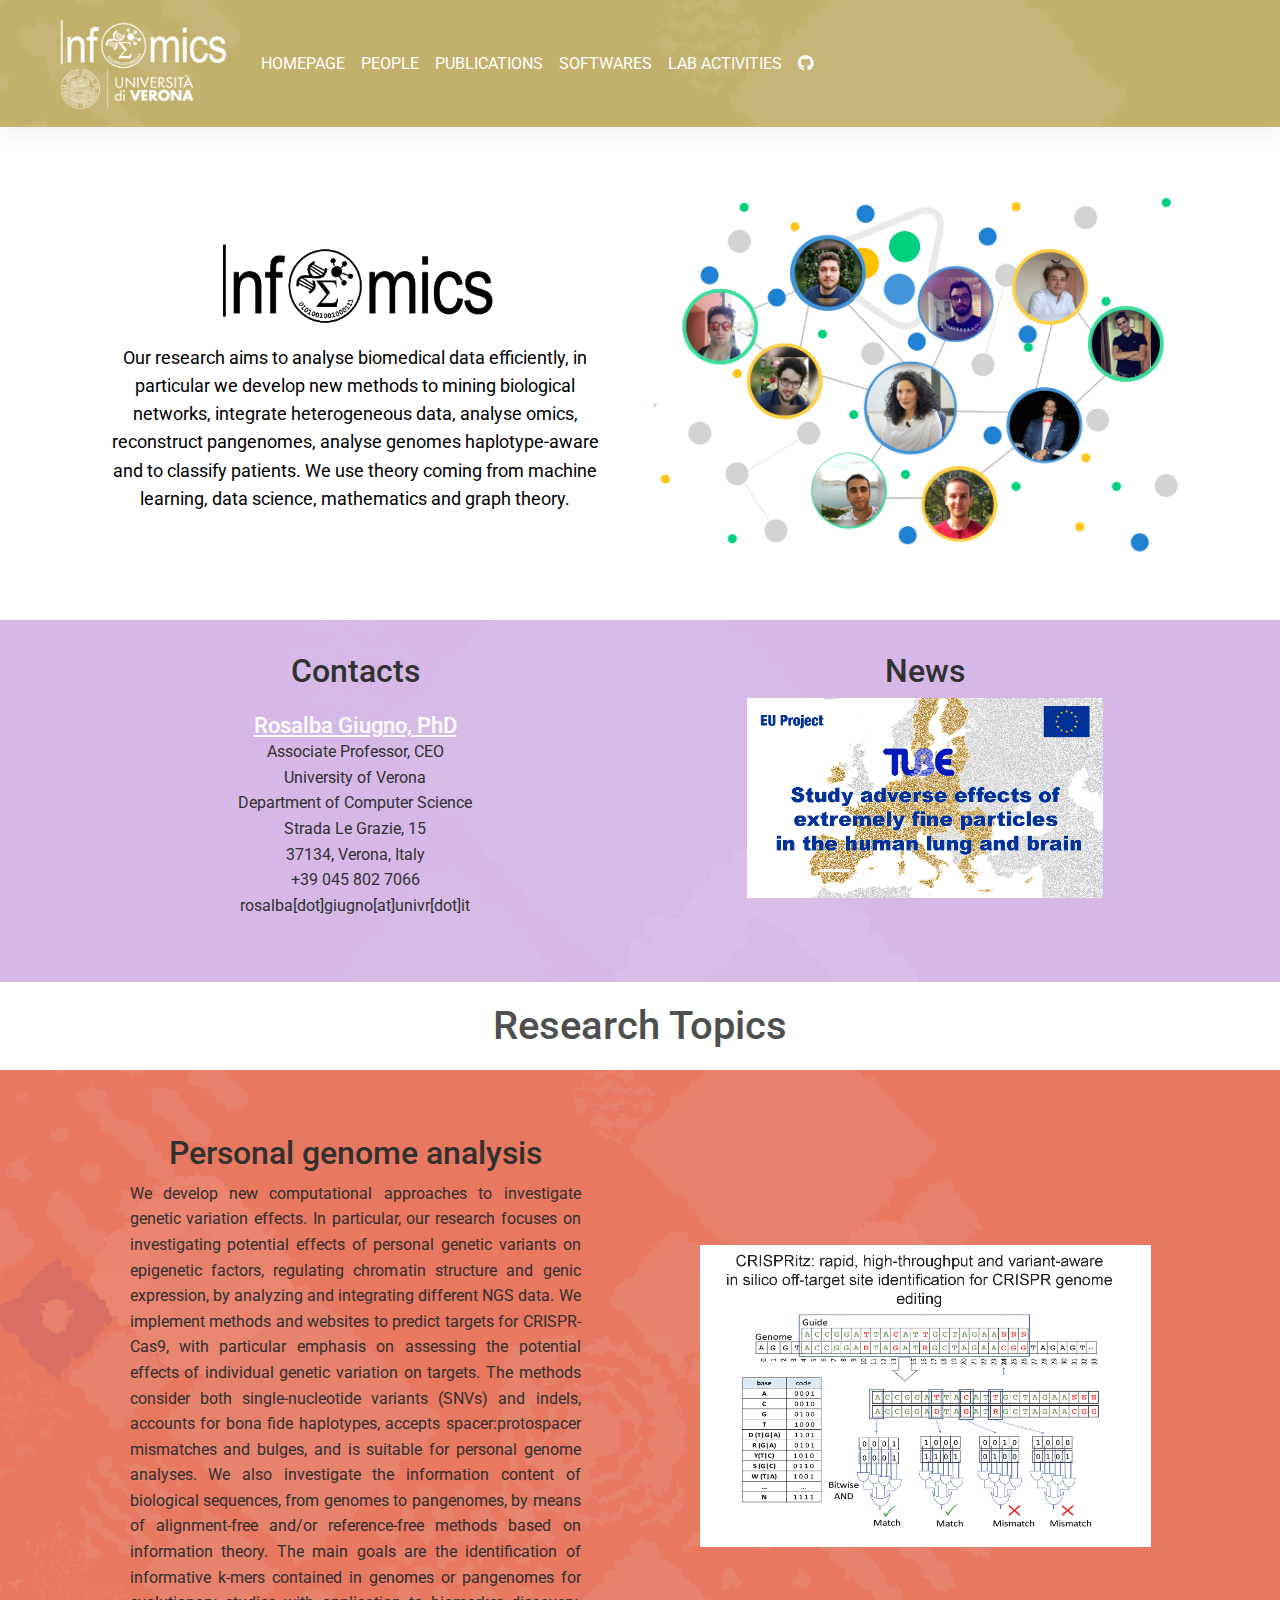
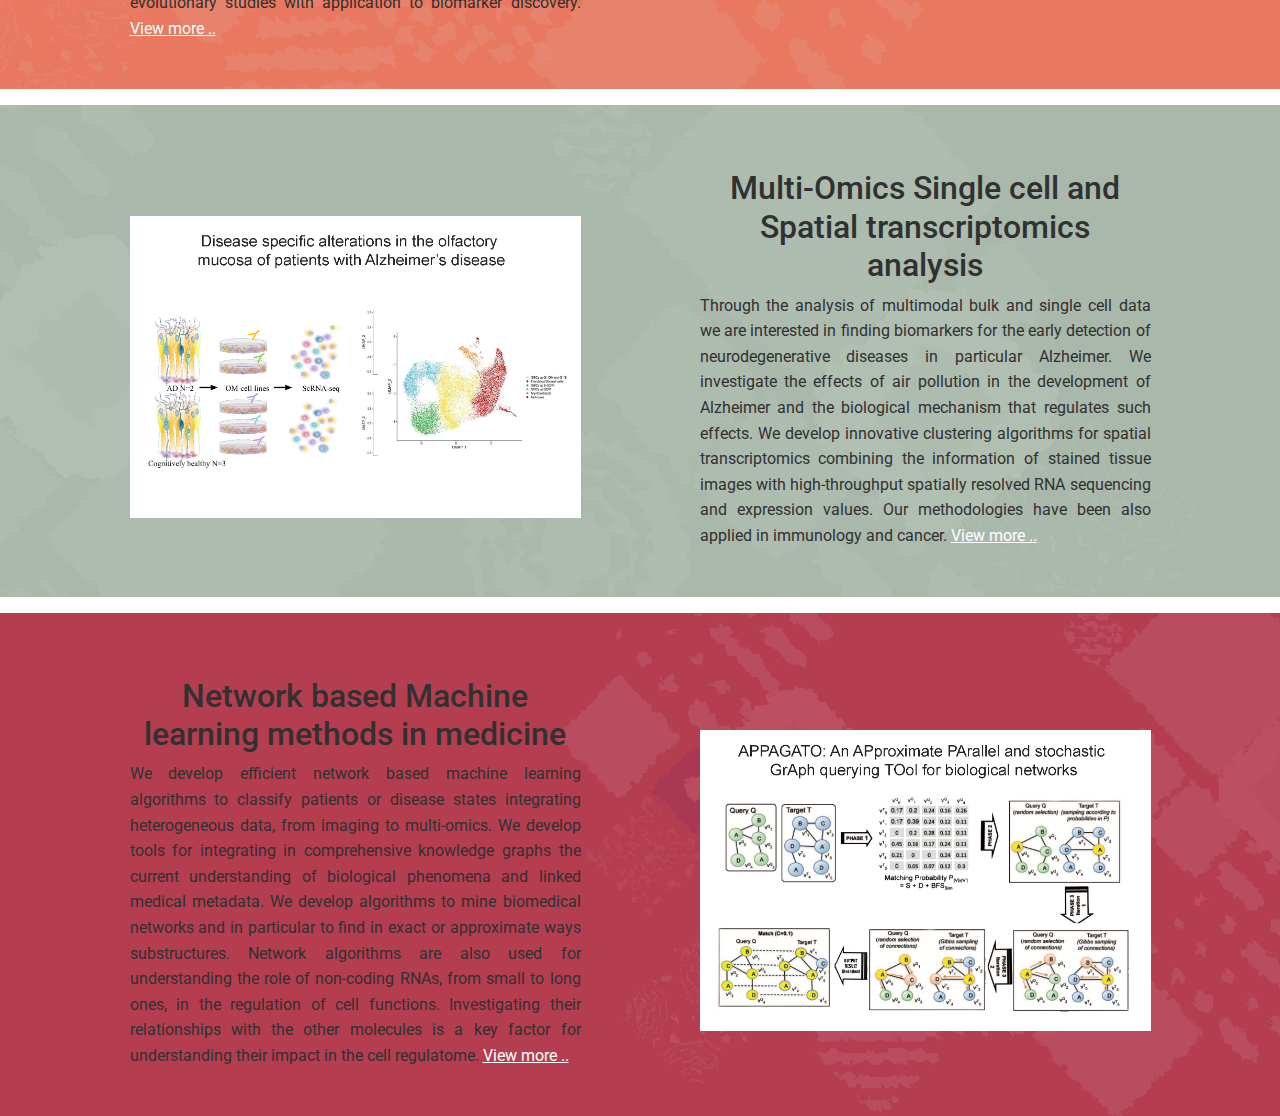
<file: index.html>
<!DOCTYPE html>
<html lang="en">
  <head>
    <meta charset="UTF-8" />
    <meta name="viewport" content="width=device-width, initial-scale=1, shrink-to-fit=no" />
    <meta http-equiv="x-ua-compatible" content="ie=edge" />
    <meta name="theme-color" content="#bda85c">
    <title>InfOmics</title>
    <!-- MDB icon -->
    <link rel="icon" href="./img/homepage/logo.ico">
    <!-- Font Awesome -->
    <link rel="stylesheet" href="https://use.fontawesome.com/releases/v5.11.2/css/all.css" />
    <!-- Google Fonts Roboto -->
    <link
      rel="stylesheet"
      href="https://fonts.googleapis.com/css2?family=Roboto:wght@300;400;500;700&display=swap"
    />
    <!-- MDB -->
    <link rel="stylesheet" href="css/mdb.min.css" />
    <link rel="stylesheet" href="css/custom.css" />
  </head>
  <body class="index">
    <div class="head-section head-section-home">
      <nav class="navbar navbar-expand-lg">
        <div class="container-fluid ">
          <a class="navbar-brand" href="#">
            <img
              src="./img/homepage/Infoverona.png"
              height="100"
              alt="Lab Logo"
            />
          </a>
          <button
            class="navbar-toggler"
            type="button"
            data-mdb-toggle="collapse"
            data-mdb-target="#navbarSupportedContent"
            aria-controls="navbarSupportedContent"
            aria-expanded="false"
            aria-label="Toggle navigation"
          >
            <i class="fas fa-bars"></i>
          </button>

          <div class="collapse navbar-collapse" id="navbarSupportedContent">
            <ul class="navbar-nav me-auto mb-2 mb-lg-0">
              <li class="nav-item">
                <a class="nav-link active" aria-current="page" href="#">HOMEPAGE</a>
              </li>
              <li class="nav-item">
                <a class="nav-link" href="./pages/people.html">PEOPLE</a>
              </li>
              <li class="nav-item">
                <a class="nav-link" href="./pages/publications.html">PUBLICATIONS</a>
              </li>
              <li class="nav-item">
                <a class="nav-link" href="./pages/software.html">SOFTWARES</a>
              </li>
              <li class="nav-item">
                <a class="nav-link" href="./pages/lab_activities.html">LAB ACTIVITIES</a>
              </li>
              <li class="nav-item github">
                <a class="nav-link" href="https://github.com/InfOmics" target="_blank">
                  <span><i class="fab fa-github"></i></span>
                </a>
              </li>
            </ul>
          </div>
        </div>
      </nav>
    </div>
      <!-- Navbar -->
    <div class="container-md presentation">
      <div class="row">
        <div class="col-12 col-lg-6 vertical_align">
          <div>
            <img class="group-logo" src="./img/homepage/infomics_main.png" alt="InfOmics Logo">
            <div class="presentation-text presentation-text-home">
              <p>Our research aims to analyse biomedical data efficiently, in 
                particular we develop new methods to mining biological networks, 
                integrate heterogeneous data, analyse omics, reconstruct pangenomes, 
                analyse genomes haplotype-aware and to classify patients. We use 
                theory coming from machine learning, data science, mathematics and 
                graph theory. </p>
            </div>
          </div>
        </div>
        <div class="col-12 col-lg-6">
          <img class="people-photo" src="./img/homepage/people.png" alt="Group photo">
        </div>
      </div>
    </div>
    <div class="contact-and-info">
      <div class="container-md container-md-home">
        <div class="row">
          <div class="col-12 col-lg-4 vertical_align">
            <div class="container-contact">
                  <h2>Contacts</h2>
                  <h3>
                    <a href="https://www.di.univr.it/?ent=persona&amp;id=35790&amp;lang=en" target="_blank">
                      Rosalba Giugno, PhD
                    </a>
                  </h3>
                  <p>Associate Professor, CEO</p>
                  <p>University of Verona</p> 
                  <p>Department of Computer Science</p>
                  <p>Strada Le Grazie, 15</p>
                  <p>37134, Verona, Italy</p>
                  <p>+39 045 802 7066</p>
                  <p>rosalba[dot]giugno[at]univr[dot]it</p>        
            </div>
          </div>
          
          <div class="col-12 col-lg-4">
            <h2>News</h2>
            <!-- Carousel wrapper -->
            <div
            id="carouselBasicExample"
            class="carousel slide carousel-fade"
            data-mdb-ride="carousel"
            >
            <!-- Indicators -->
            <ol class="carousel-indicators">
              <li data-mdb-target="#carouselBasicExample" data-mdb-slide-to="0" class="active"></li>
              <li data-mdb-target="#carouselBasicExample" data-mdb-slide-to="1"></li>
              <li data-mdb-target="#carouselBasicExample" data-mdb-slide-to="2"></li>
              <li data-mdb-target="#carouselBasicExample" data-mdb-slide-to="3"></li>
              <li data-mdb-target="#carouselBasicExample" data-mdb-slide-to="4"></li>
              <li data-mdb-target="#carouselBasicExample" data-mdb-slide-to="5"></li>
            </ol>
            <!-- Inner -->
            <div class="carousel-inner">
              <!-- Single item -->
              <div class="carousel-item active">
                <a href="./pages/lab_activities.html">
                  <img
                    src="./img/lab_activities/tube.png"
                    class="d-block w-100"
                    alt="Manuscript image"
                  />
                </a>
              </div>
              <div class="carousel-item">
                <a href="./pages/lab_activities.html">
                  <img
                    src="./img/lab_activities/adair.png"
                    class="d-block w-100"
                    alt="Manuscript image"
                  />
                </a>
              </div>

              <div class="carousel-item">
                <a href="./pages/lab_activities.html">
                  <img
                    src="./img/lab_activities/modimo.png"
                    class="d-block w-100"
                    alt="Manuscript image"
                  />
                </a>
              </div>

              <div class="carousel-item">
                <a href="./pages/lab_activities.html">
                  <img
                    src="./img/lab_activities/airdegen.png"
                    class="d-block w-100"
                    alt="Manuscript image"
                  />
                </a>
              </div>

              <div class="carousel-item">
                <a href="./pages/lab_activities.html">
                  <img
                    src="./img/lab_activities/neuroinno.png"
                    class="d-block w-100"
                    alt="Manuscript image"
                  />
                </a>
              </div>

              <div class="carousel-item">
                <a href="./pages/lab_activities.html">
                  <img
                    src="./img/lab_activities/ichi.png"
                    class="d-block w-100"
                    alt="Manuscript image"
                  />
                </a>
              </div>

            </div>
            
            <a
              class="carousel-control-prev"
              href="#carouselBasicExample"
              role="button"
              data-mdb-slide="prev"
            >
              <span class="carousel-control-prev-icon" aria-hidden="true"></span>
              <span class="visually-hidden">Previous</span>
            </a>
            <a
              class="carousel-control-next"
              href="#carouselBasicExample"
              role="button"
              data-mdb-slide="next"
            >
              <span class="carousel-control-next-icon" aria-hidden="true"></span>
              <span class="visually-hidden">Next</span>
            </a>
            </div>
            <!-- Carousel wrapper -->
          </div>
        </div> 
      </div>
    </div>
    <h1>Research Topics</h1>
    <div class="research-topic-one">
      <div class="container-md">
        <div class="row">
          <div class="col-12 col-lg-5">
            <h2>Personal genome analysis</h2>
            <p>We develop new computational approaches to investigate genetic variation 
              effects. In particular, our research focuses on investigating potential 
              effects of personal genetic variants on epigenetic factors, regulating 
              chromatin structure and genic expression, by analyzing and integrating 
              different NGS data. We implement methods and websites to predict targets 
              for CRISPR-Cas9, with particular emphasis on assessing the potential 
              effects of individual genetic variation on targets.  The methods consider 
              both single-nucleotide variants (SNVs) and indels, accounts for bona fide 
              haplotypes, accepts spacer:protospacer mismatches and bulges, and is 
              suitable for personal genome analyses. We also investigate the information 
              content of biological sequences, from genomes to pangenomes, by means of 
              alignment-free and/or reference-free methods based on information theory. 
              The main goals are the identification of informative k-mers contained in 
              genomes or pangenomes for evolutionary studies with application to biomarker 
              discovery. <a href="./pages/publications.html">View more ..</a>
            </p>
          </div>
          <div class="col-12 col-lg-5 vertical_align">
            <img
              src="./img/homepage/crispritz.png"
              alt="crispritz"
            />
          </div>
        </div>  
      </div>
    </div>
    <div class="research-topic-two">
      <div class="container-md">
        <div class="row">
          <div class="d-none d-lg-block col-lg-5 vertical_align_important">
            <img
              src="./img/homepage/ad.png"
              alt="Olfactory mucosa AD"
            />
          </div>
          <div class="col-12 col-lg-5">
            <h2>Multi-Omics Single cell and Spatial transcriptomics analysis</h2>
            <p>Through the analysis of multimodal bulk and single cell data we are interested 
              in finding biomarkers for the early detection of neurodegenerative diseases 
              in particular Alzheimer. We investigate the effects of air pollution in the 
              development of Alzheimer and the biological mechanism that regulates such effects. 
              We develop innovative clustering algorithms for spatial transcriptomics combining 
              the information of stained tissue images with high-throughput spatially resolved 
              RNA sequencing and expression values. Our methodologies have been also applied 
              in immunology and cancer. <a href="./pages/publications.html">View more ..</a></p>
          </div>
          <div class="col-12 vertical_align d-lg-none">
            <img
                src="./img/homepage/ad.png"
                alt="Olfactory mucosa AD"
              />
          </div>
        </div>  
      </div>
    </div>
    <div class="research-topic-three">
      <div class="container-md">
        <div class="row">
          <div class="col-12 col-lg-5">
            <h2>Network based Machine learning methods in medicine</h2>
            <p>We develop efficient network based machine learning algorithms to 
              classify patients or disease states integrating heterogeneous data, 
              from imaging to multi-omics. We develop tools for integrating in 
              comprehensive knowledge graphs the current understanding of 
              biological phenomena and linked medical metadata. We develop 
              algorithms to mine biomedical networks and in particular to find 
              in exact or approximate ways substructures. Network algorithms are 
              also used for understanding the role of non-coding RNAs, from small 
              to long ones, in the regulation of cell functions.  Investigating 
              their relationships with the other molecules is a key factor for 
              understanding their impact in the cell regulatome. <a href="./pages/publications.html">View more ..</a></p>
          </div>
          <div class="col-12 col-lg-5 vertical_align">
            <img
              src="./img/homepage/appagato.png"
              alt="APPAGATO"
            />
          </div>
        </div>  
      </div>
    </div>
    <button onclick="topFunction()" id="myBtn" title="Go to top">Up</button>
    
    <!-- MDB -->
    <script type="text/javascript" src="./js/mdb.min.js"></script>
      
    <script type="text/javascript" src="./js/custom.js"></script>
  </body>
</html>
</file>
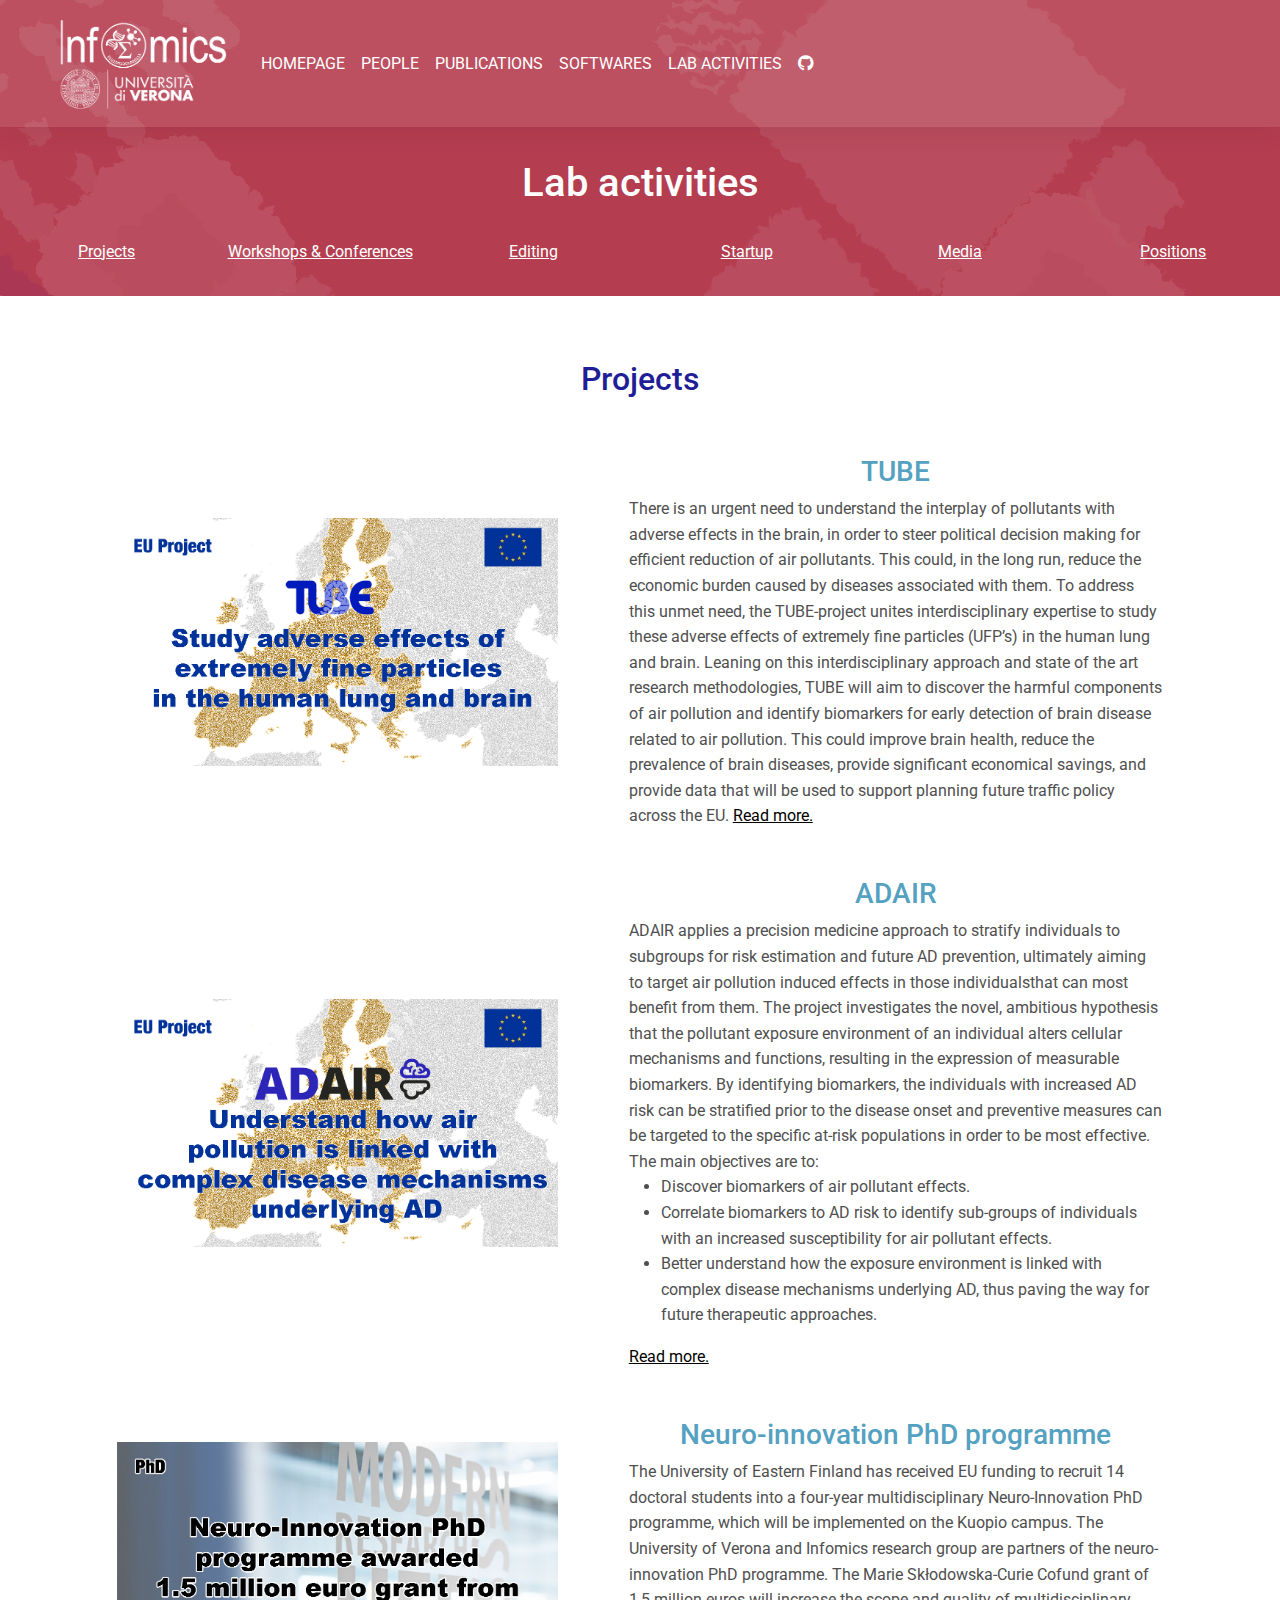
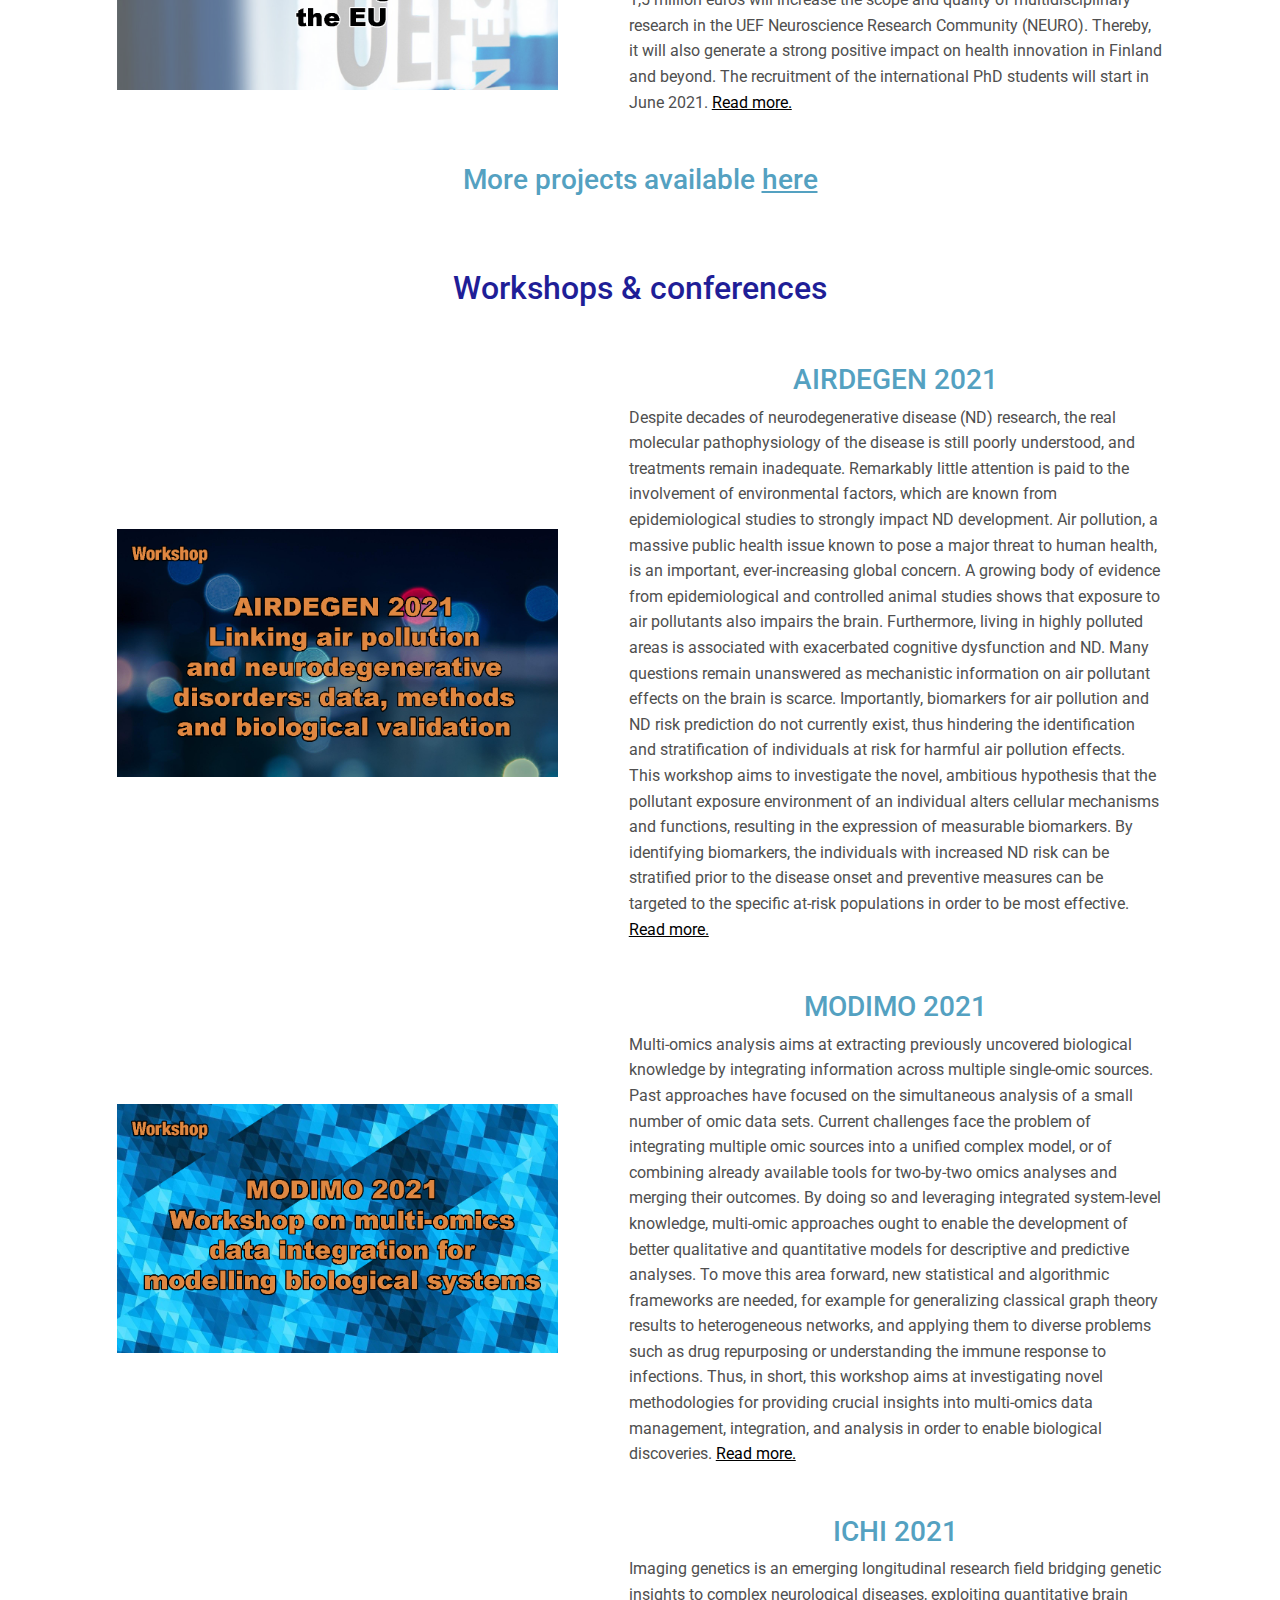
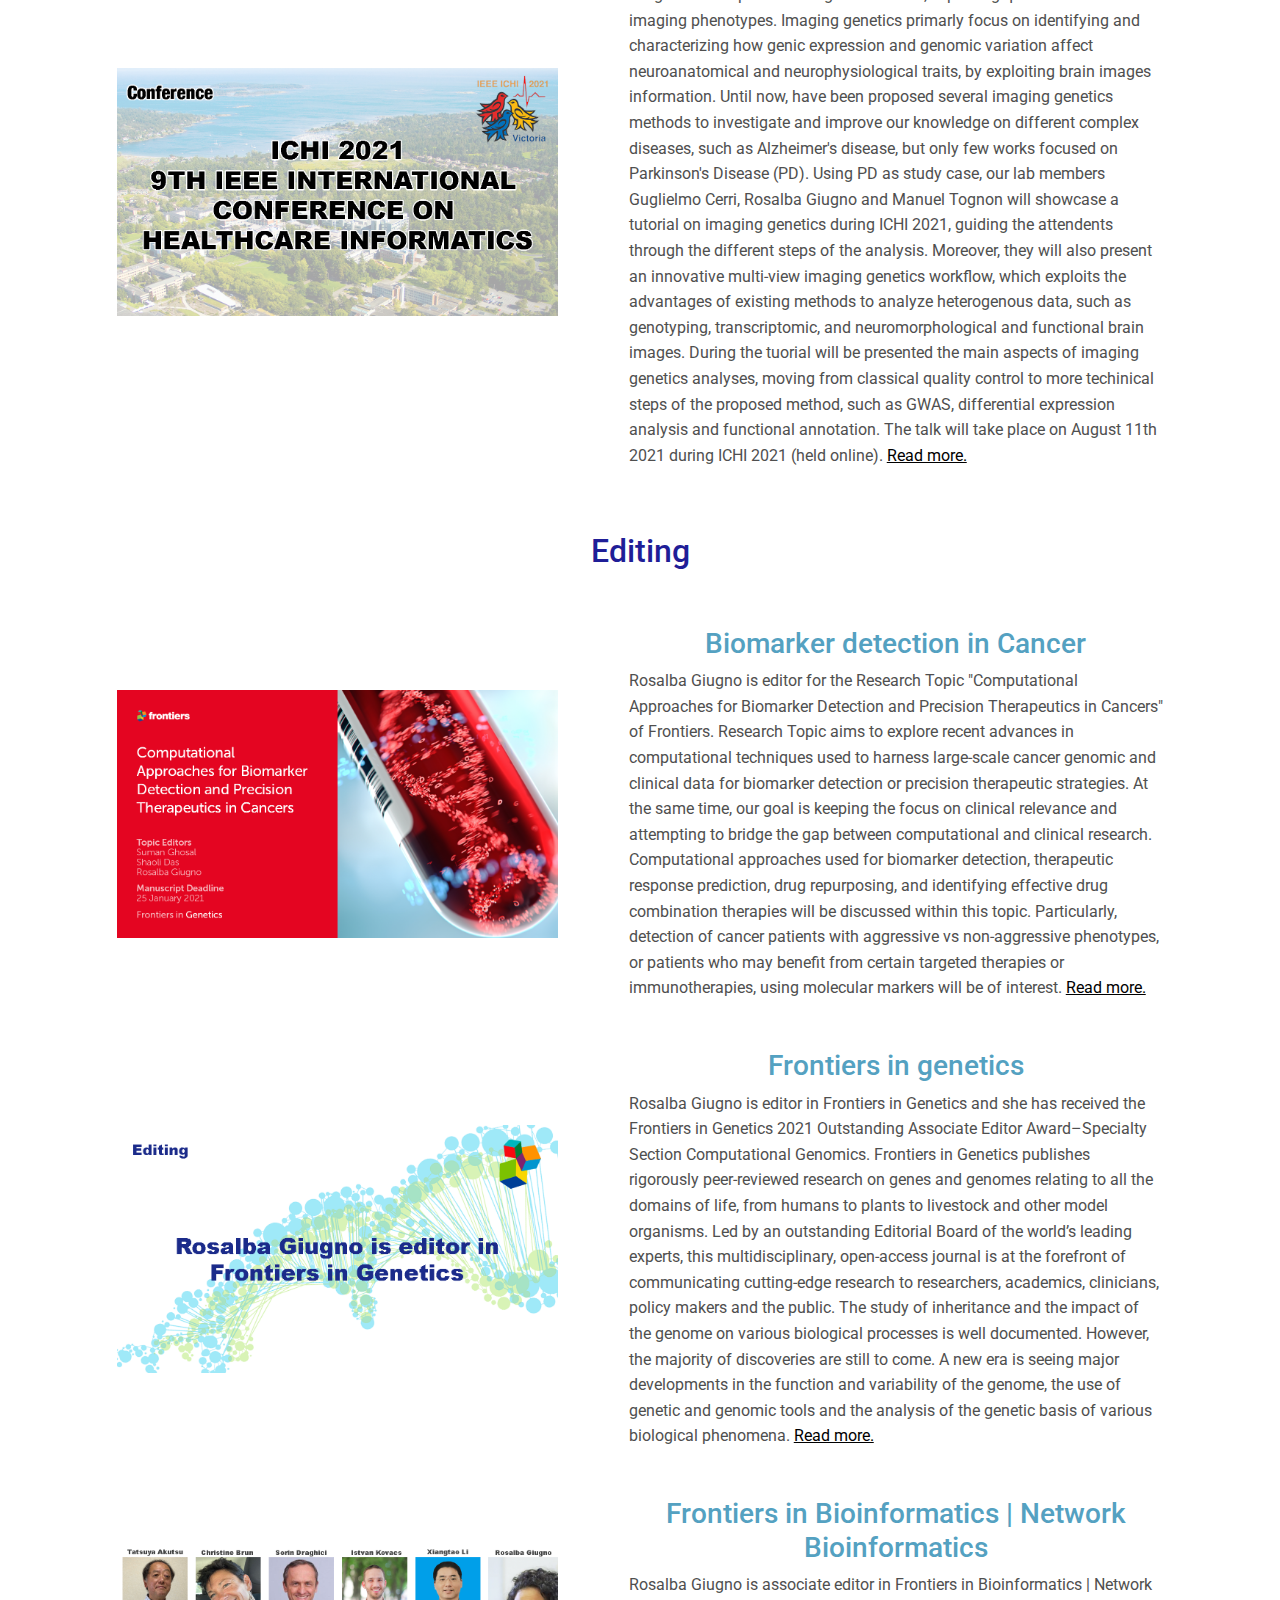
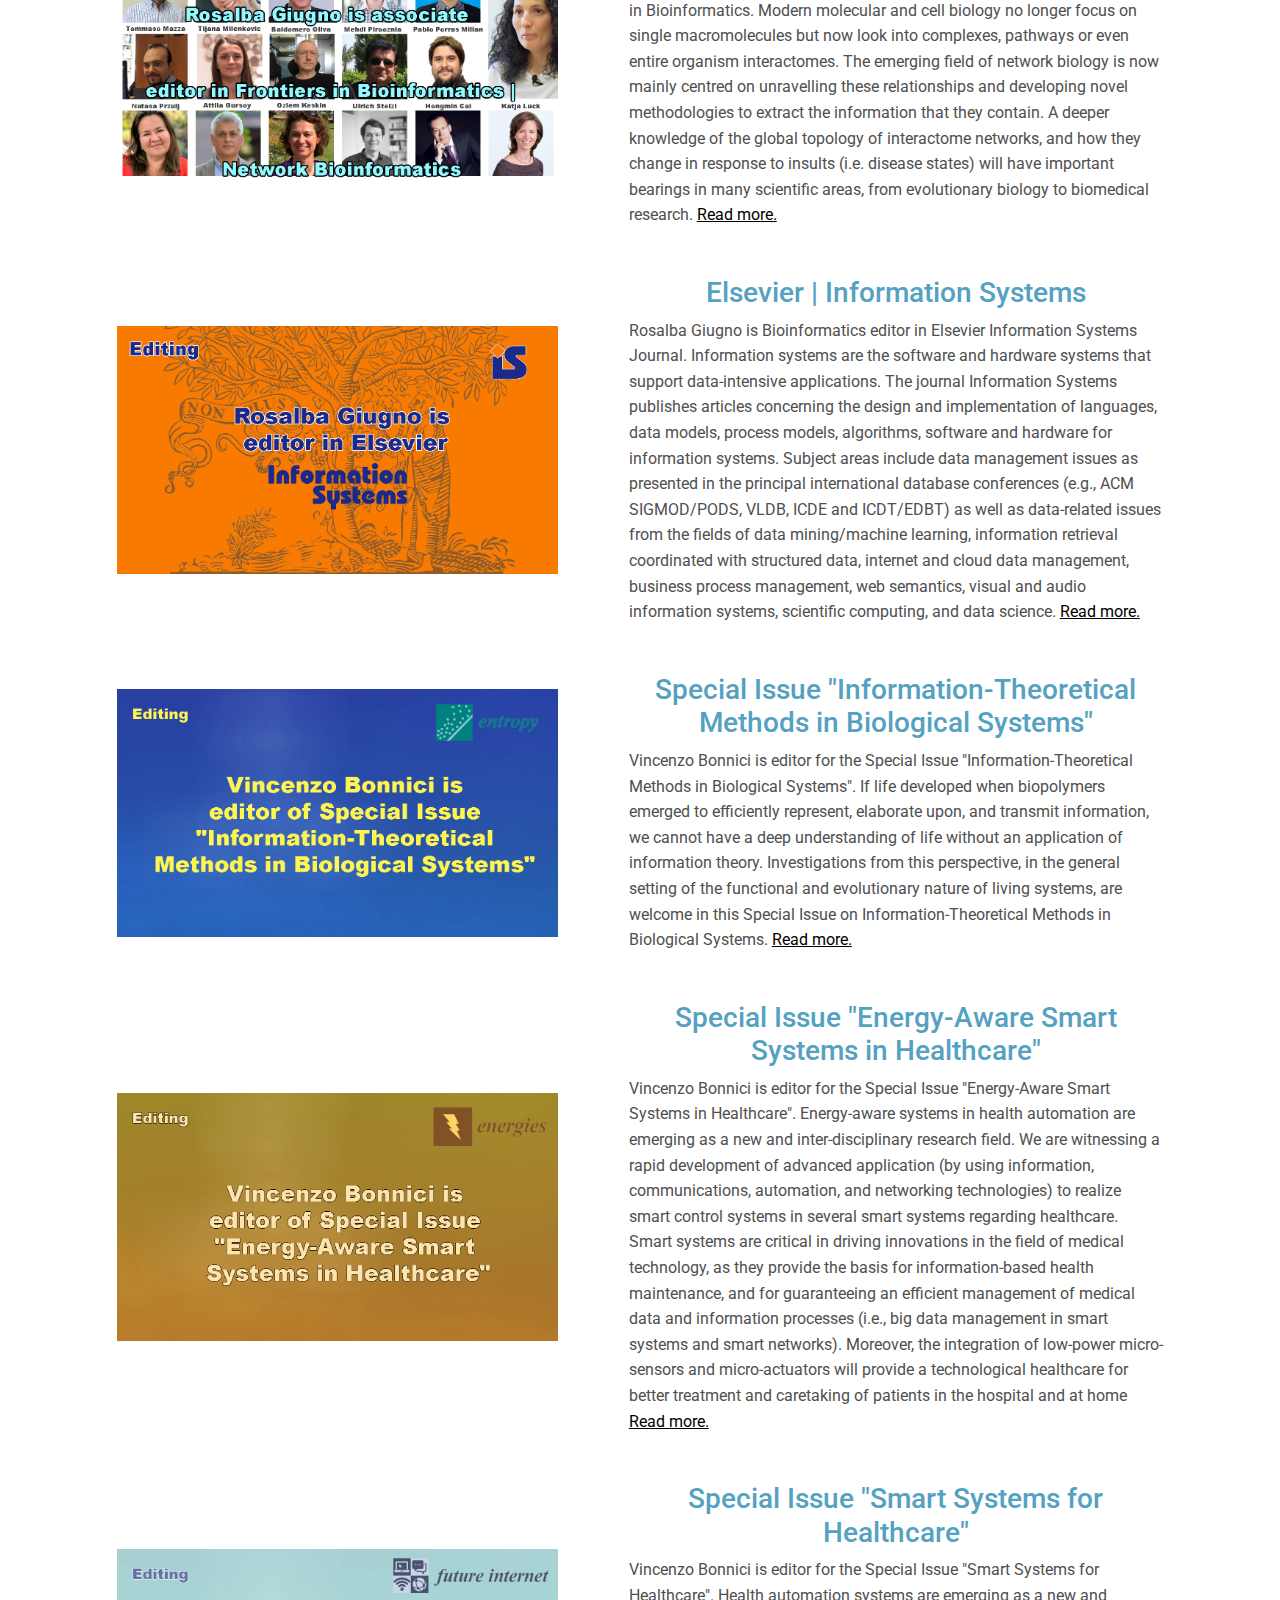
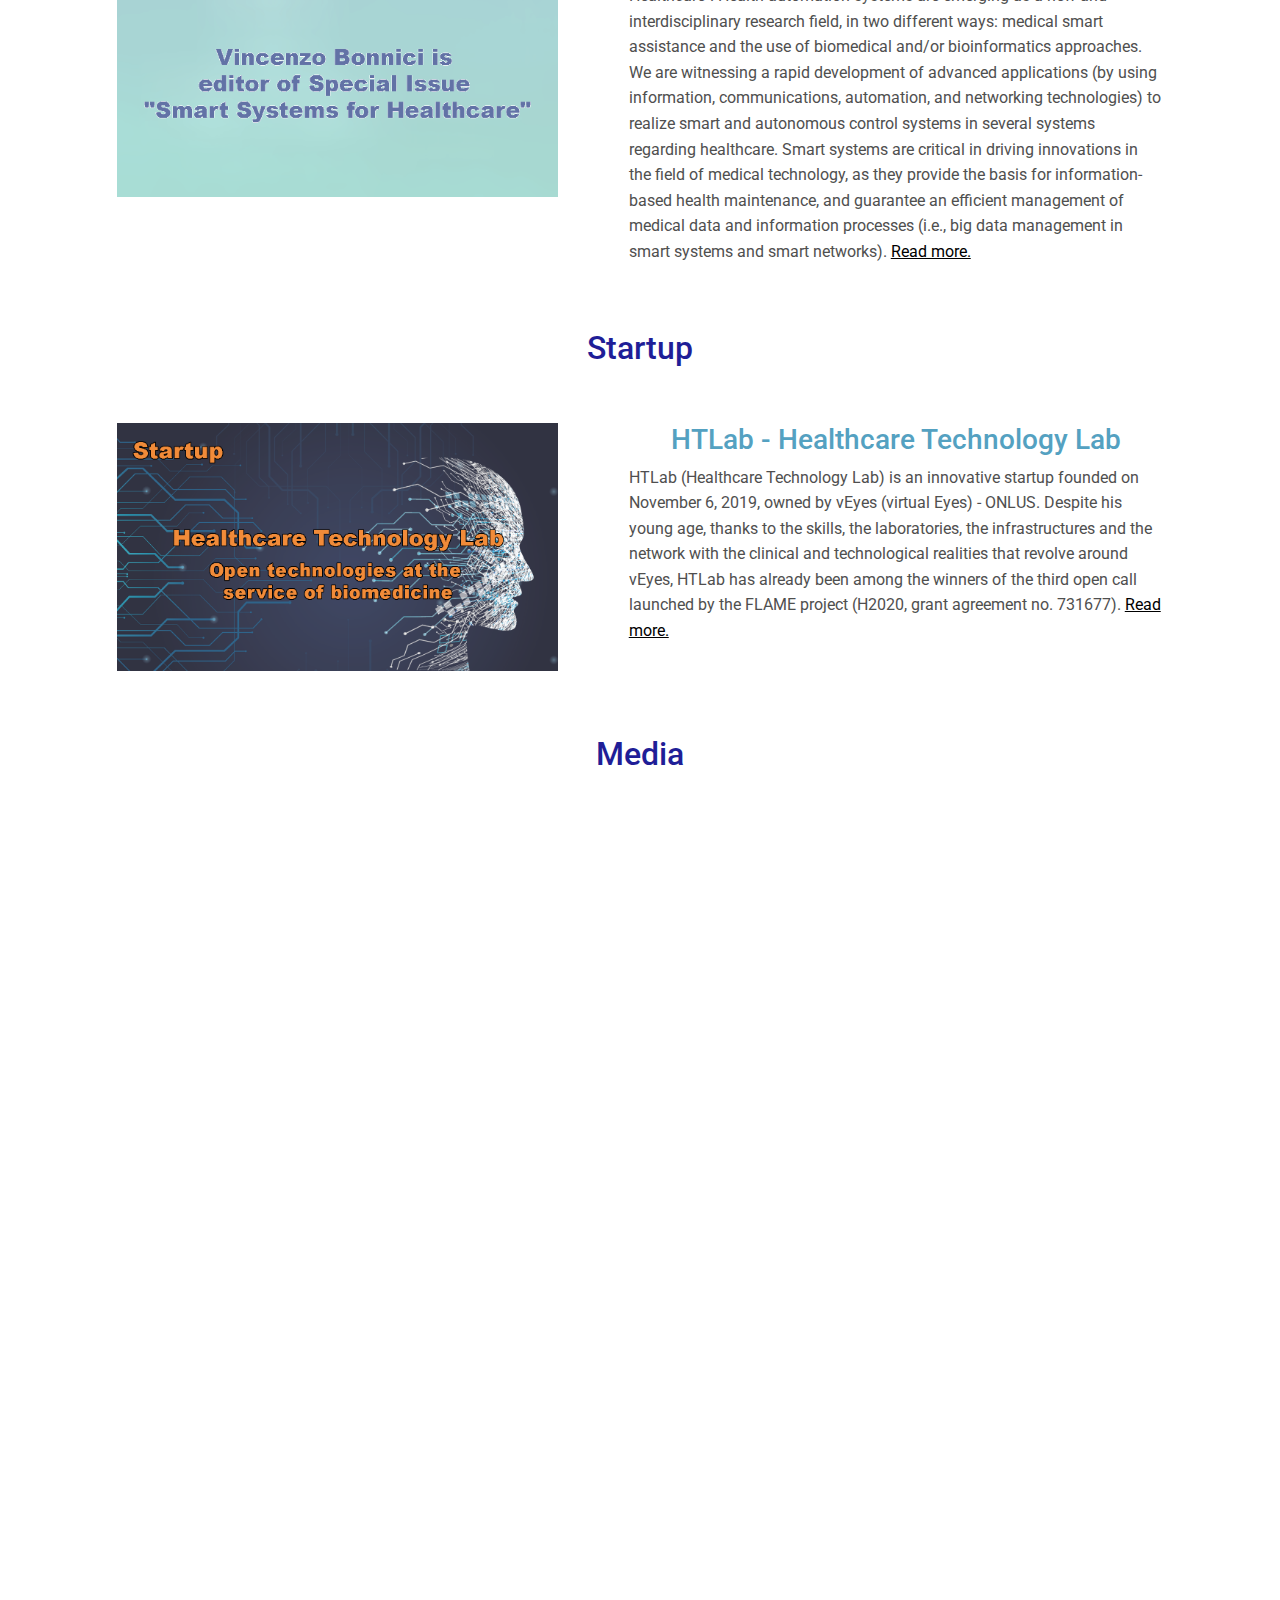
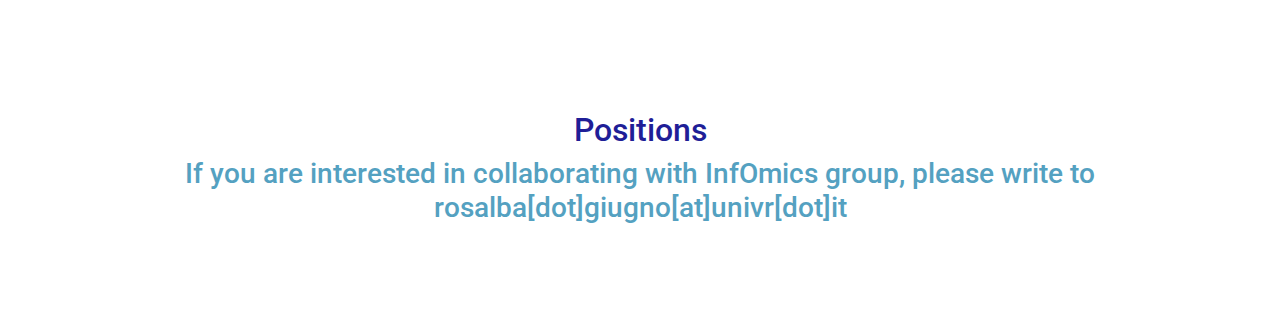
<file: pages/lab_activities.html>
<!DOCTYPE html>
<html lang="en">
  <head>
    <meta charset="UTF-8" />
    <meta name="viewport" content="width=device-width, initial-scale=1, shrink-to-fit=no" />
    <meta http-equiv="x-ua-compatible" content="ie=edge" />
    <meta name="theme-color" content="#b53d50">
    <title>News</title>
    <link rel="icon" href="../img/homepage/logo.ico">
    <!-- Font Awesome -->
    <link rel="stylesheet" href="https://use.fontawesome.com/releases/v5.11.2/css/all.css" />
    <!-- Google Fonts Roboto -->
    <link
      rel="stylesheet"
      href="https://fonts.googleapis.com/css2?family=Roboto:wght@300;400;500;700&display=swap"
    />
    <!-- MDB -->
    <link rel="stylesheet" href="../css/mdb.min.css" />
    <link rel="stylesheet" href="../css/custom.css" />
  </head>
  <body>
    <div class="head-section head-section-news">
      <!-- Navbar -->
      <nav class="navbar navbar-expand-lg">
      <!-- Container wrapper -->
      <div class="container-fluid ">
        <!-- Navbar brand -->
        <a class="navbar-brand" href="../index.html">
          <img
            src="../img/homepage/Infoverona.png"
            height="100"
            alt="Lab Logo"
          />
        </a>

        <!-- Toggle button -->
        <button
          class="navbar-toggler"
          type="button"
          data-mdb-toggle="collapse"
          data-mdb-target="#navbarSupportedContent"
          aria-controls="navbarSupportedContent"
          aria-expanded="false"
          aria-label="Toggle navigation"
        >
          <i class="fas fa-bars"></i>
        </button>

        <!-- Collapsible wrapper -->
        <div class="collapse navbar-collapse" id="navbarSupportedContent">
          <!-- Left links -->
          <ul class="navbar-nav me-auto mb-2 mb-lg-0">
            <li class="nav-item">
              <a class="nav-link active" aria-current="page" href="../index.html">HOMEPAGE</a>
            </li>
            <li class="nav-item">
              <a class="nav-link active" href="./people.html">PEOPLE</a>
            </li>
            <li class="nav-item">
              <a class="nav-link" href="./publications.html">PUBLICATIONS</a>
            </li>
            <li class="nav-item">
              <a class="nav-link" href="./software.html">SOFTWARES</a>
            </li>
            <li class="nav-item">
              <a class="nav-link" href="#">LAB ACTIVITIES</a>
            </li>
            <li class="nav-item github">
              <a class="nav-link" href="https://github.com/InfOmics" target="_blank">
                <span><i class="fab fa-github"></i></span>
              </a>
            </li>
          </ul>
          
      </div>

        <!-- Collapsible wrapper -->
      </div>
      <!-- Container wrapper -->
      </nav>
      <!-- Navbar -->
      <div class="container-fluid presentation">
        <h1>Lab activities</h1>
        <div class="row">
          <div class="col-12 col-lg-2">
            <a href="#projects"> Projects</a>
          </div>
          <div class="col-12 col-lg-2">
            <a href="#workshops">Workshops & Conferences</a>
          </div>
          <div class="col-12 col-lg-2">
            <a href="#editing">Editing</a>
          </div>
          <div class="col-12 col-lg-2">
            <a href="#startup">Startup</a>
          </div>
          <div class="col-12 col-lg-2">
            <a href="#media">Media</a>
          </div>
          <div class="col-12 col-lg-2">
            <a href="#positions">Positions</a>
          </div>
        </div>
      </div>
    </div>
    <div class="container-md container-news">
      <h2 id="projects">Projects</h2>
      <div class="row">
        <div class="col-12 col-lg-5 vertical_align">
          <img src="../img/lab_activities/tube.png"
          alt="TUBE image"/>
        </div>
        <div class="col-12 col-lg-6">
          <h3>TUBE</h3>
          <div>There is an urgent need to understand the interplay of pollutants with 
            adverse effects in the brain, in order to steer political decision making 
            for efficient reduction of air pollutants. This could, in the long run, 
            reduce the economic burden caused by diseases associated with them. To 
            address this unmet need, the TUBE-project unites interdisciplinary expertise 
            to study these adverse effects of extremely fine particles (UFP’s) in the 
            human lung and brain. Leaning on this interdisciplinary approach and state 
            of the art research methodologies, TUBE will aim to discover the harmful 
            components of air pollution and identify biomarkers for early detection 
            of brain disease related to air pollution. This could improve brain health, 
            reduce the prevalence of brain diseases, provide significant economical 
            savings, and provide data that will be used to support planning future 
            traffic policy across the EU. <a href="https://www.tube-project.eu/" target="_blank">Read more.</a></div>
        </div>
      </div>
      <div class="row">
        <div class="col-12 col-lg-5 vertical_align">
          <img src="../img/lab_activities/adair.png"
          alt="ADAIR image"/>
        </div>
        <div class="col-12 col-lg-6">
          <h3>ADAIR</h3>
          <div>
            ADAIR applies a precision medicine approach to stratify individuals to 
            subgroups for risk estimation and future AD prevention, ultimately aiming 
            to target air pollution induced effects in those individualsthat can most 
            benefit from them. The project investigates the novel, ambitious hypothesis 
            that the pollutant exposure environment of an individual alters cellular 
            mechanisms and functions, resulting in the expression of measurable biomarkers. 
            By identifying biomarkers, the individuals with increased AD risk can be 
            stratified prior to the disease onset and preventive measures can be 
            targeted to the specific at-risk populations in order to be most effective.<br>
            The main objectives are to:
          <ul>
            <li>Discover biomarkers of air pollutant effects.</li>
            <li>Correlate biomarkers to AD risk to identify sub-groups of 
            individuals with an increased susceptibility for air pollutant effects.</li>
            <li>Better understand how the exposure environment is linked with complex 
            disease mechanisms underlying AD, thus paving the way for future 
            therapeutic approaches.</li>
          </ul>
          <a href="https://adair-jpnd.eu/" target="_blank">Read more.</a>
          </div>
        </div>
      </div>
      <div class="row">
        <div class="col-12 col-lg-5 vertical_align">
          <img src="../img/lab_activities/neuroinno.png"
          alt="Neuro-innovation phd image"/>
        </div>
        <div class="col-12 col-lg-6">
          <h3>Neuro-innovation PhD programme</h3>
          <div>The University of Eastern Finland has received EU funding to recruit 
            14 doctoral students into a four-year multidisciplinary Neuro-Innovation 
            PhD programme, which will be implemented on the Kuopio campus. The University
            of Verona and Infomics research group are partners of the neuro-innovation PhD programme.
            The Marie Skłodowska-Curie Cofund grant of 1,5 million euros will 
            increase the scope and quality of multidisciplinary research in the 
            UEF Neuroscience Research Community (NEURO). Thereby, it will also 
            generate a strong positive impact on health innovation in Finland and beyond.
            The recruitment of the international PhD students will start in June 2021.
            <a href="https://www.uef.fi/en/article/neuro-innovation-phd-programme-awarded-15-million-euro-grant-from-the-eu" 
              target="_blank">Read more.</a>
          </div>
        </div>
      </div>
      <div class="row">
        <div class="col-12">
          <h3>More projects available <a href="https://www.di.univr.it/?ent=persona&id=35790&lang=it" target="_blank">here</a></h3>
        </div>
      </div>

      <h2 id="workshops">Workshops & conferences</h2>
      <div class="row">
        <div class="col-12 col-lg-5 vertical_align">
          <img src="../img/lab_activities/airdegen.png"
          alt="airdegen image"/>
        </div>
        <div class="col-12 col-lg-6">
          <h3>AIRDEGEN 2021</h3>
          <div>Despite decades of neurodegenerative disease (ND) research, the 
            real molecular pathophysiology of the disease is still poorly 
            understood, and treatments remain inadequate. Remarkably little attention 
            is paid to the involvement of environmental factors, which are known 
            from epidemiological studies to strongly impact ND development. Air 
            pollution, a massive public health issue known to pose a major threat 
            to human health, is an important, ever-increasing global concern. A 
            growing body of evidence from epidemiological and controlled animal 
            studies shows that exposure to air pollutants also impairs the brain. 
            Furthermore, living in highly polluted areas is associated with 
            exacerbated cognitive dysfunction and ND. Many questions remain 
            unanswered as mechanistic information on air pollutant effects on 
            the brain is scarce. Importantly, biomarkers for air pollution and 
            ND risk prediction do not currently exist, thus hindering the 
            identification and stratification of individuals at risk for harmful 
            air pollution effects. <br>
            This workshop aims to investigate the novel, ambitious hypothesis that 
            the pollutant exposure environment of an individual alters cellular 
            mechanisms and functions, resulting in the expression of measurable 
            biomarkers. By identifying biomarkers, the individuals with increased 
            ND risk can be stratified prior to the disease onset and preventive 
            measures can be targeted to the specific at-risk populations in order 
            to be most effective. <a href="https://sites.google.com/view/airdegen/home" 
            target="_blank">Read more.</a></div>
        </div>
      </div>
      <div class="row">
        <div class="col-12 col-lg-5 vertical_align">
          <img src="../img/lab_activities/modimo.png"
          alt="modimo image"/>
        </div>
        <div class="col-12 col-lg-6">
          <h3>MODIMO 2021</h3>
          <div>Multi-omics analysis aims at extracting previously uncovered biological 
            knowledge by integrating information across multiple single-omic sources. 
            Past approaches have focused on the simultaneous analysis of a small 
            number of omic data sets. Current challenges face the problem of integrating 
            multiple omic sources into a unified complex model, or of combining 
            already available tools for two-by-two omics analyses and merging their 
            outcomes. By doing so and leveraging integrated system-level knowledge, 
            multi-omic approaches ought to enable the development of better qualitative 
            and quantitative models for descriptive and predictive analyses. To 
            move this area forward, new statistical and algorithmic frameworks are 
            needed, for example for generalizing classical graph theory results to 
            heterogeneous networks, and applying them to diverse problems such as 
            drug repurposing or understanding the immune response to infections. Thus, 
            in short, this workshop aims at investigating novel methodologies for 
            providing crucial insights into multi-omics data management, integration, 
            and analysis in order to enable biological discoveries.
            <a href="https://sites.google.com/view/modimo" 
            target="_blank">Read more.</a>
          </div>
        </div>
      </div>
      <div class="row">
        <div class="col-12 col-lg-5 vertical_align">
          <img src="../img/lab_activities/ichi.png"
          alt="IEEE conference image"/>
        </div>
        <div class="col-12 col-lg-6">
          <h3>ICHI 2021</h3>
          <div>Imaging genetics is an emerging longitudinal research field bridging 
            genetic insights to complex neurological diseases, exploiting quantitative
            brain imaging phenotypes. Imaging genetics primarly focus on identifying
            and characterizing how genic expression and genomic variation affect
            neuroanatomical and neurophysiological traits, by exploiting brain images
            information. Until now, have been proposed several imaging genetics methods 
            to investigate and improve our knowledge on different complex diseases, such
            as Alzheimer's disease, but only few works focused on Parkinson's Disease 
            (PD). Using PD as study case, our lab members Guglielmo Cerri, Rosalba Giugno 
            and Manuel Tognon will showcase a tutorial on imaging genetics during ICHI 2021,
            guiding the attendents through the different steps of the analysis. Moreover,
            they will also present an innovative multi-view imaging genetics workflow, 
            which exploits the advantages of existing methods to analyze heterogenous data, 
            such as genotyping, transcriptomic, and neuromorphological and functional brain 
            images. During the tuorial will be presented the main aspects of imaging 
            genetics analyses, moving from classical quality control to more techinical steps
            of the proposed method, such as GWAS, differential expression analysis and 
            functional annotation. The talk will take place on August 11th 2021 during ICHI 2021
            (held online). <a href="https://ichi2021.institute4hi.org/" 
            target="_blank">Read more.</a></div>
        </div>
      </div>
      
      <h2 id="editing">Editing</h2>
      <div class="row">
        <div class="col-12 col-lg-5 vertical_align">
          <img src="../img/lab_activities/biomarker_det.png"
          alt="Biomarker detection image"/>
        </div>
        <div class="col-12 col-lg-6">
          <h3>Biomarker detection in Cancer</h3>
          <div>Rosalba Giugno is editor for the Research Topic "Computational Approaches for Biomarker 
            Detection and Precision Therapeutics in Cancers" of Frontiers.
            Research Topic aims to explore recent advances in computational 
            techniques used to harness large-scale cancer genomic and clinical data 
            for biomarker detection or precision therapeutic strategies. At the 
            same time, our goal is keeping the focus on clinical relevance and 
            attempting to bridge the gap between computational and clinical research. 
            Computational approaches used for biomarker detection, therapeutic 
            response prediction, drug repurposing, and identifying effective drug 
            combination therapies will be discussed within this topic. Particularly, 
            detection of cancer patients with aggressive vs non-aggressive phenotypes, 
            or patients who may benefit from certain targeted therapies or immunotherapies, 
            using molecular markers will be of interest. 
            <a href="https://www.frontiersin.org/research-topics/15596/computational-approaches-for-biomarker-detection-and-precision-therapeutics-in-cancers" 
            target="_blank">Read more.</a>
          </div>
        </div>
      </div>
      <div class="row">
        <div class="col-12 col-lg-5 vertical_align">
          <img src="../img/lab_activities/fingenetics.png"
          alt="Frontiers in Bioinformatics image"/>
        </div>
        <div class="col-12 col-lg-6">
          <h3>Frontiers in genetics</h3>
          <div>Rosalba Giugno is editor in Frontiers in Genetics and she has 
            received the  Frontiers in Genetics 2021 Outstanding Associate 
            Editor Award–Specialty Section Computational Genomics.
            Frontiers in Genetics publishes rigorously peer-reviewed research on genes 
            and genomes relating to all the domains of life, from humans to plants to 
            livestock and other model organisms. Led by an outstanding Editorial Board 
            of the world’s leading experts, this multidisciplinary, open-access journal 
            is at the forefront of communicating cutting-edge research to researchers, 
            academics, clinicians, policy makers and the public. The study of inheritance 
            and the impact of the genome on various biological processes is well 
            documented. However, the majority of discoveries are still to come. 
            A new era is seeing major developments in the function and variability 
            of the genome, the use of genetic and genomic tools and the analysis 
            of the genetic basis of various biological phenomena.
            <a href="https://www.frontiersin.org/journals/genetics" 
            target="_blank">Read more.</a>
          </div>
        </div>
      </div>
      <div class="row">
        <div class="col-12 col-lg-5 vertical_align">
          <img src="../img/lab_activities/frontiers.png"
          alt="Frontiers in Bioinformatics image"/>
        </div>
        <div class="col-12 col-lg-6">
          <h3>Frontiers in Bioinformatics | Network Bioinformatics</h3>
          <div>Rosalba Giugno is associate editor in Frontiers in Bioinformatics | Network in Bioinformatics.
            Modern molecular and cell biology no longer focus on single macromolecules 
            but now look into complexes, pathways or even entire organism interactomes. 
            The emerging field of network biology is now mainly centred on unravelling 
            these relationships and developing novel methodologies to extract the 
            information that they contain. A deeper knowledge of the global topology 
            of interactome networks, and how they change in response to insults (i.e. 
            disease states) will have important bearings in many scientific areas, 
            from evolutionary biology to biomedical research.
            <a href="https://www.frontiersin.org/journals/bioinformatics/sections/network-bioinformatics#editorial-board" 
            target="_blank">Read more.</a>
          </div>
        </div>
      </div>
      <div class="row">
        <div class="col-12 col-lg-5 vertical_align">
          <img src="../img/lab_activities/elsevier.png"
          alt="Elsevier | Information Systems image"/>
        </div>
        <div class="col-12 col-lg-6">
          <h3>Elsevier | Information Systems</h3>
          <div>Rosalba Giugno is Bioinformatics editor in Elsevier Information Systems Journal.
            Information systems are the software and hardware systems that support 
            data-intensive applications. The journal Information Systems publishes 
            articles concerning the design and implementation of languages, data models, 
            process models, algorithms, software and hardware for information systems.
            Subject areas include data management issues as presented in the principal 
            international database conferences (e.g., ACM SIGMOD/PODS, VLDB, ICDE and 
            ICDT/EDBT) as well as data-related issues from the fields of data mining/machine 
            learning, information retrieval coordinated with structured data, internet and 
            cloud data management, business process management, web semantics, visual and 
            audio information systems, scientific computing, and data science. 
            <a href="https://www.journals.elsevier.com/information-systems" 
            target="_blank">Read more.</a>
          </div>
        </div>
      </div>
      <div class="row">
        <div class="col-12 col-lg-5 vertical_align">
          <img src="../img/lab_activities/theo_methods.png"
          alt="Information-Theoretical Methods in Biological Systems image"/>
        </div>
        <div class="col-12 col-lg-6">
          <h3>Special Issue "Information-Theoretical Methods in Biological Systems"</h3>
          <div>Vincenzo Bonnici is editor for the Special Issue "Information-Theoretical 
            Methods in Biological Systems". If life developed when biopolymers emerged to 
            efficiently represent, elaborate upon, and transmit information, we 
            cannot have a deep understanding of life without an application of 
            information theory. Investigations from this perspective, in the 
            general setting of the functional and evolutionary nature of living systems, 
            are welcome in this Special Issue on Information-Theoretical Methods in Biological Systems.
            <a href="https://www.mdpi.com/journal/entropy/special_issues/inf_Bio" 
            target="_blank">Read more.</a>
          </div>
        </div>
      </div>
      <div class="row">
        <div class="col-12 col-lg-5 vertical_align">
          <img src="../img/lab_activities/energy.png"
          alt="Energy-Aware Smart Systems image"/>
        </div>
        <div class="col-12 col-lg-6">
          <h3>Special Issue "Energy-Aware Smart Systems in Healthcare"</h3>
          <div>Vincenzo Bonnici is editor for the Special Issue 
            "Energy-Aware Smart Systems in Healthcare".
            Energy-aware systems in health automation are emerging as a new and inter-disciplinary 
            research field. We are witnessing a rapid development of advanced application 
            (by using information, communications, automation, and networking technologies) 
            to realize smart control systems in several smart systems regarding healthcare. 
            Smart systems are critical in driving innovations in the field of medical technology, 
            as they provide the basis for information-based health maintenance, and for 
            guaranteeing an efficient management of medical data and information processes 
            (i.e., big data management in smart systems and smart networks). Moreover, the 
            integration of low-power micro-sensors and micro-actuators will provide a technological 
            healthcare for better treatment and caretaking of patients in the hospital and at home
            <a href="https://www.mdpi.com/journal/energies/special_issues/Energy_Aware_Smart-Systems" 
            target="_blank">Read more.</a>
          </div>
        </div>
      </div>
      <div class="row">
        <div class="col-12 col-lg-5 vertical_align">
          <img src="../img/lab_activities/smart_sys.png"
          alt="Smart Systems for Healthcare image"/>
        </div>
        <div class="col-12 col-lg-6">
          <h3>Special Issue "Smart Systems for Healthcare"</h3>
          <div>Vincenzo Bonnici is editor for the Special Issue "Smart Systems for Healthcare".
            Health automation systems are emerging as a new and interdisciplinary research field, 
            in two different ways: medical smart assistance and the use of biomedical and/or 
            bioinformatics approaches. We are witnessing a rapid development of advanced applications 
            (by using information, communications, automation, and networking technologies) to 
            realize smart and autonomous control systems in several systems regarding healthcare. 
            Smart systems are critical in driving innovations in the field of medical technology, 
            as they provide the basis for information-based health maintenance, and guarantee an 
            efficient management of medical data and information processes (i.e., big data management 
            in smart systems and smart networks).
            <a href="https://www.mdpi.com/journal/futureinternet/special_issues/SS_Healthcare" 
            target="_blank">Read more.</a>
          </div>
        </div>
      </div>

      <h2 id="startup">Startup</h2>
      <div class="row">
        <div class="col-12 col-lg-5 vertical_align">
          <img src="../img/lab_activities/htlab.png"
          alt="Biomarker detection image"/>
        </div>
        <div class="col-12 col-lg-6">
          <h3>HTLab - Healthcare Technology Lab</h3>
          <div>HTLab (Healthcare Technology Lab) is an innovative startup founded 
            on November 6, 2019, owned by vEyes (virtual Eyes) - ONLUS. Despite 
            his young age, thanks to the skills, the laboratories, the infrastructures 
            and the network with the clinical and technological realities that revolve 
            around vEyes, HTLab has already been among the winners of the third open 
            call launched by the FLAME project (H2020, grant agreement no. 731677).
            <a href="https://www.htlab.it/en/" 
            target="_blank">Read more.</a>
          </div>
        </div>
      </div>

      <h2 id="media">Media</h2>
      <div class="row">
        <div class="col-12 col-lg-5 video">
          <div class="embed-responsive embed-responsive-16by9">
            <iframe class="embed-responsive-item" 
            src="https://www.youtube.com/embed/3Ks4wUauLjA"
            ></iframe>
          </div>
        </div>
        <div class="col-12 col-lg-5 video">
          <div class="embed-responsive embed-responsive-16by9">
            <iframe class="embed-responsive-item" 
            src="https://www.youtube.com/embed/LcAOMhYnHts"
            ></iframe>
          </div>
        </div>

        <div class="col-10 meme">
          <iframe src="https://www.facebook.com/plugins/post.php?href=https%3A%2F%2Fwww.facebook.com%2Fpermalink.php%3Fstory_fbid%3D3261499360615532%26id%3D782558685176291&show_text=true&width=500" 
          width="500" height="498" style="border:none;overflow:hidden" scrolling="no" f
          rameborder="0" allowfullscreen="true" 
          allow="autoplay; clipboard-write; encrypted-media; picture-in-picture; web-share" class="meme">
        </iframe>
        </div>
      </div>
      
      <div class="row">
        <h2 id="positions">Positions</h2>
        <h3 class="positions">If you are interested in collaborating with InfOmics group, please write to rosalba[dot]giugno[at]univr[dot]it</h3>
      </div> 
    </div>

    <button onclick="topFunction()" id="myBtn" title="Go to top">Up</button>
    

    <!-- MDB -->
    <script type="text/javascript" src="../js/mdb.min.js"></script>
    <script type="text/javascript" src="../js/custom.js"></script>
  </body>
</html>
</file>
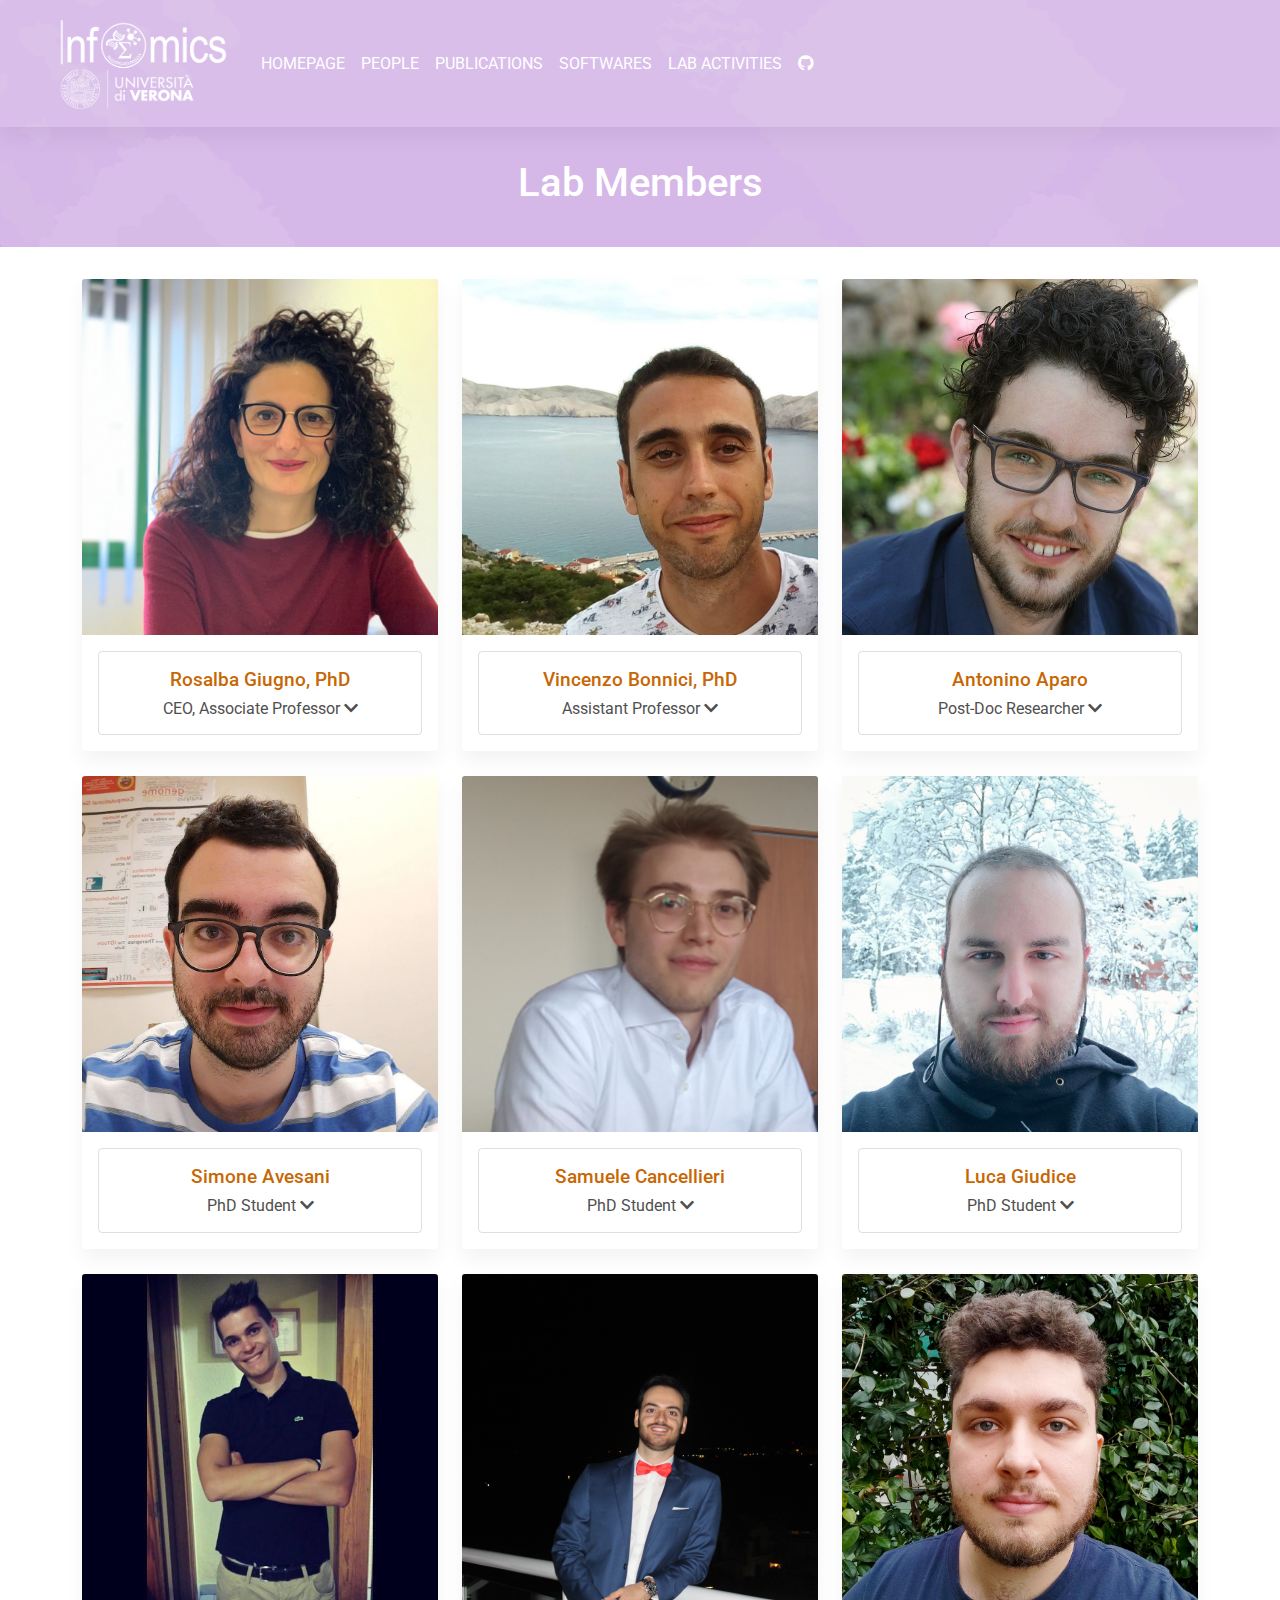
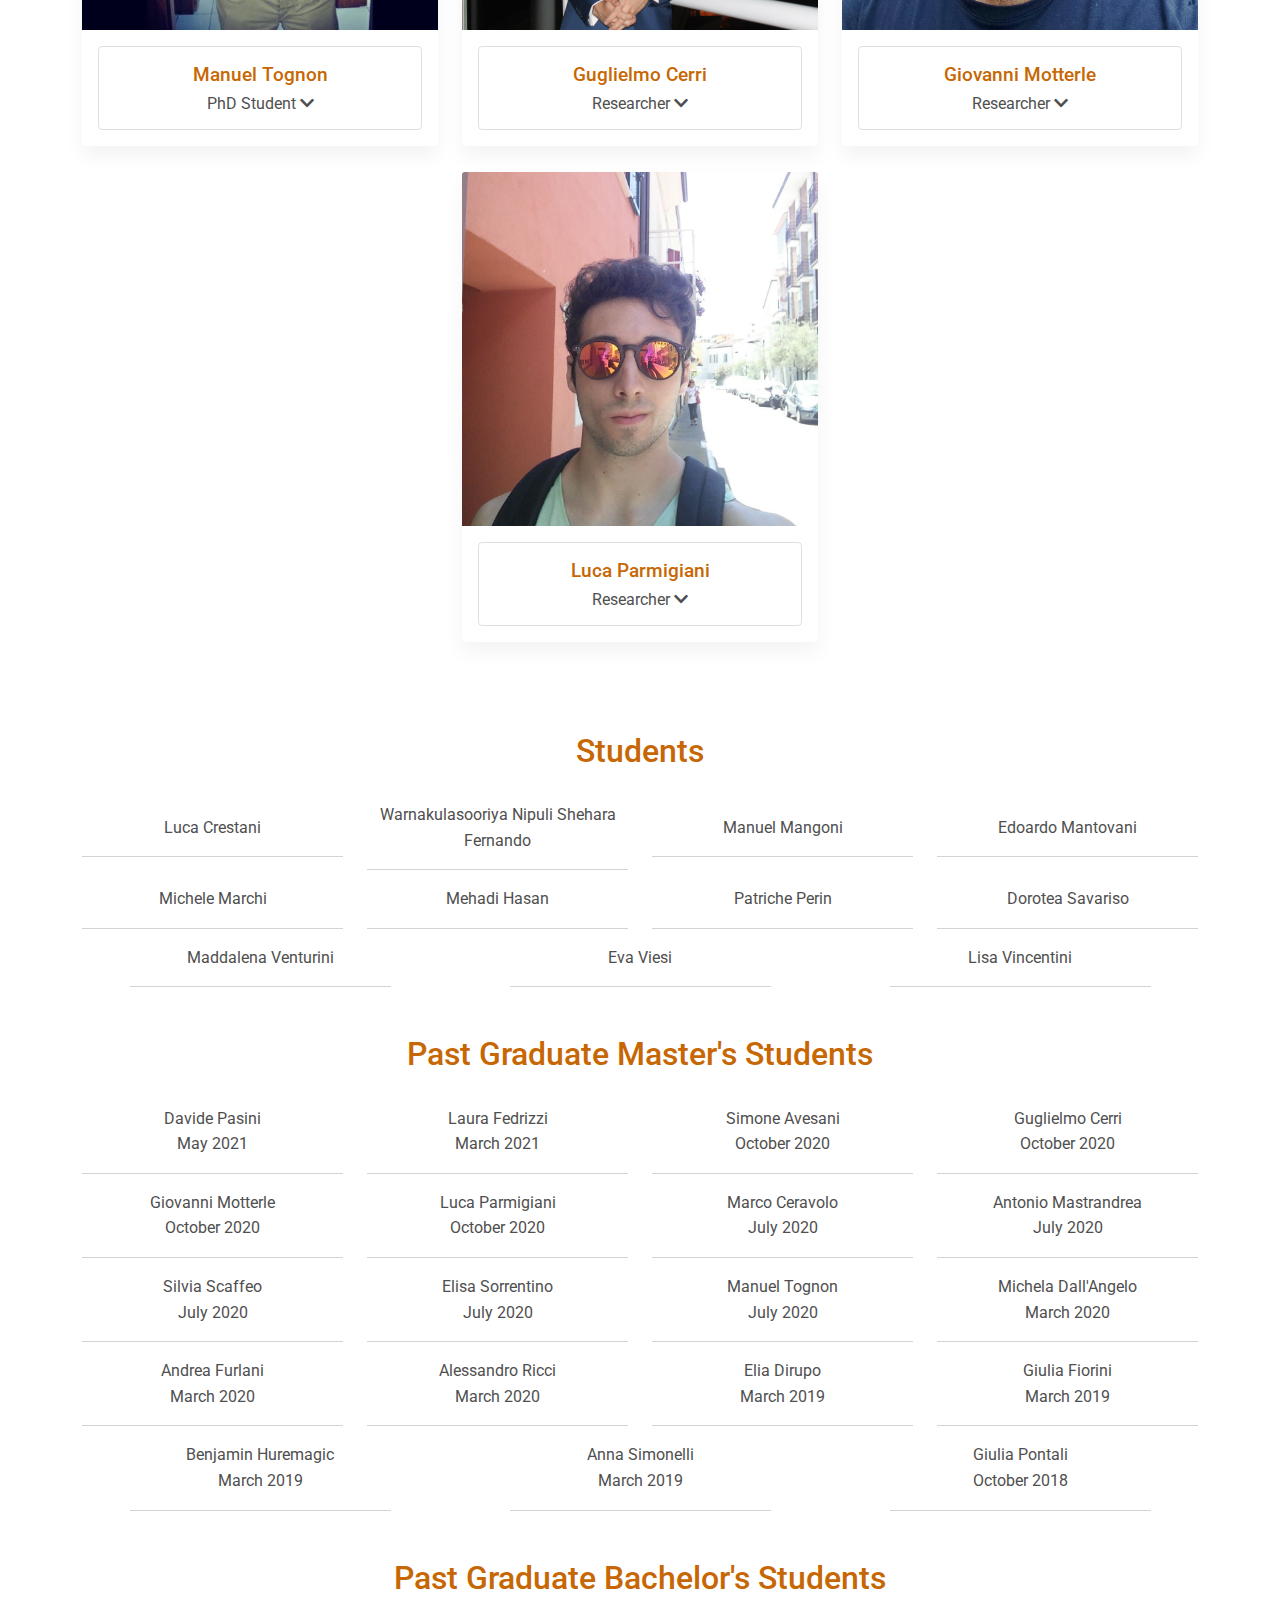
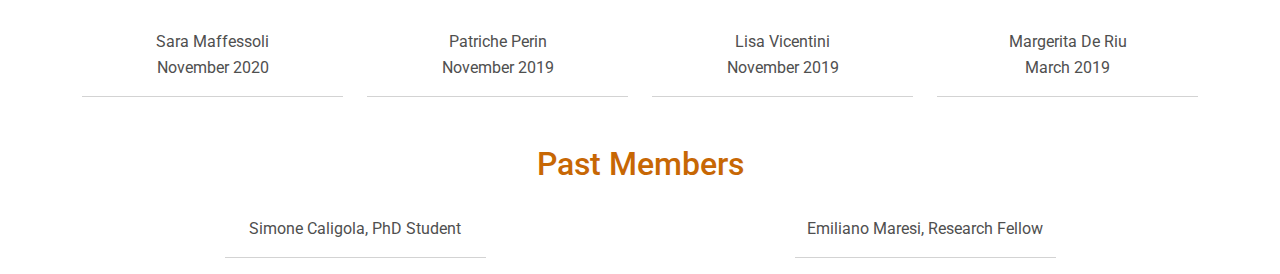
<file: pages/people.html>
<!DOCTYPE html>
<html lang="en">
  <head>
    <meta charset="UTF-8" />
    <meta name="viewport" content="width=device-width, initial-scale=1, shrink-to-fit=no" />
    <meta http-equiv="x-ua-compatible" content="ie=edge" />
    <meta name="theme-color" content="#d5b7e8">
    <title>People</title>
    <link rel="icon" href="../img/homepage/logo.ico">
    <!-- Font Awesome -->
    <link rel="stylesheet" href="https://use.fontawesome.com/releases/v5.11.2/css/all.css" />
    <!-- Google Fonts Roboto -->
    <link
      rel="stylesheet"
      href="https://fonts.googleapis.com/css2?family=Roboto:wght@300;400;500;700&display=swap"
    />
    <!-- MDB -->
    <link rel="stylesheet" href="../css/mdb.min.css" />
    <link rel="stylesheet" href="../css/custom.css" />
  </head>
  <body>
    <div class="head-section head-section-people">
    <!-- Navbar -->
      <nav class="navbar navbar-expand-lg">
      <!-- Container wrapper -->
      <div class="container-fluid ">
        <!-- Navbar brand -->
        <a class="navbar-brand" href="../index.html">
          <img
            src="../img/homepage/Infoverona.png"
            height="100"
            alt="Lab Logo"
          />
        </a>

        <!-- Toggle button -->
        <button
          class="navbar-toggler"
          type="button"
          data-mdb-toggle="collapse"
          data-mdb-target="#navbarSupportedContent"
          aria-controls="navbarSupportedContent"
          aria-expanded="false"
          aria-label="Toggle navigation"
        >
          <i class="fas fa-bars"></i>
        </button>

        <!-- Collapsible wrapper -->
        <div class="collapse navbar-collapse" id="navbarSupportedContent">
          <!-- Left links -->
          <ul class="navbar-nav me-auto mb-2 mb-lg-0">
            <li class="nav-item">
              <a class="nav-link active" aria-current="page" href="../index.html">HOMEPAGE</a>
            </li>
            <li class="nav-item">
              <a class="nav-link active" href="#">PEOPLE</a>
            </li>
            <li class="nav-item">
              <a class="nav-link" href="./publications.html">PUBLICATIONS</a>
            </li>
            <li class="nav-item">
              <a class="nav-link" href="./software.html">SOFTWARES</a>
            </li>
            <li class="nav-item">
              <a class="nav-link" href="./lab_activities.html">LAB ACTIVITIES</a>
            </li>
            <li class="nav-item github">
              <a class="nav-link" href="https://github.com/InfOmics" target="_blank">
                <span><i class="fab fa-github"></i></span>
              </a>
            </li>
          </ul>
          
      </div>

        <!-- Collapsible wrapper -->
      </div>
      <!-- Container wrapper -->
      </nav>
      <!-- Navbar -->
      <div class="container-fluid presentation">
        <h1>Lab Members</h1>
      </div>
    </div>
    <div class="container-md container-people">
      <div class="row">
        <div class="col-12 col-md-6 col-lg-4">
          <div class="card">
            <img
              src="../img/people/RGiugno.jpeg"
              class="card-img-top"
              alt="Member image"
            />
            <div class="card-body">
              <div class="accordion" id="accordion1">
                <div class="accordion-item">
                  <h2 class="accordion-header" id="heading1">
                    <button
                      class="accordion-button collapsed"
                      type="button"
                      data-mdb-toggle="collapse"
                      data-mdb-target="#collapse1"
                      aria-expanded="true"
                      aria-controls="collapse1"
                    >
                    <h2> Rosalba Giugno, PhD </h2>
                    CEO, Associate Professor
                    </button>
                  </h2>
                  <div
                    id="collapse1"
                    class="accordion-collapse collapse hide"
                    aria-labelledby="heading1"
                    data-mdb-parent="#accordion1"
                  >
                    <div class="accordion-body">
                      <a href="https://www.di.univr.it/?ent=persona&amp;id=35790&amp;lang=en" target="_blank">
                        Rosalba Giugno
                      </a>
                      got her PhD in Computer Science with tutors prof. 
                      VS Subrahmanian (University of Maryland) and prof. Dennis Shasha 
                      (New York University). Since she moved in Verona 2016, she leads 
                      a research group of 2 post-docs, 4 PhD students, and 10 undergraduate 
                      students. She is the Director of Infolife laboratory made by 35 research 
                      Italian Universities Units. She is the director of the International 
                      Master in Medical Bioinformatics at university of Verona. She coordinates 
                      the Bioinformatics units of two European Projects on single cell analysis 
                      for neurodegenerative diseases. She is the Bioinformatician editor of 
                      Elsevier Information Systems and other international journals. She has 
                      established collaborations with Harvard Medical School, New York University,
                      Insitute of Oncology Research in Bellinzona (IOR) and the University of 
                      Eastern Finland.
                    </div>
                  </div>
                </div>
              </div>
            </div>
          </div>
        </div>
        <div class="col-12 col-md-6 col-lg-4">
          <div class="card">
            <img
              src="../img/people/VBonnici.jpg"
              class="card-img-top"
              alt="Member image"
            />
            <div class="card-body">
              <div class="accordion" id="accordion2">
                <div class="accordion-item">
                  <h2 class="accordion-header" id="heading2">
                    <button
                      class="accordion-button collapsed"
                      type="button"
                      data-mdb-toggle="collapse"
                      data-mdb-target="#collapse2"
                      aria-expanded="true"
                      aria-controls="collapse2"
                    >
                    <h2>Vincenzo Bonnici, PhD</h2>
                    Assistant Professor
                    </button>
                  </h2>
                  <div
                    id="collapse2"
                    class="accordion-collapse collapse hide"
                    aria-labelledby="heading2"
                    data-mdb-parent="#accordion2"
                  >
                    <div class="accordion-body">
                      <a href="https://www.di.univr.it/?ent=persona&amp;id=8845&amp;lang=en" target="_blank">
                        Vincenzo Bonnici
                      </a> is an Assistant Professor at the 
                      Department of Computer Science, University of Verona. 
                      He received his BA and MA in Computer Science at the 
                      University of Catania. He has a background in artificial 
                      intelligence and graph theory, and he received a PhD in 
                      Computer Science at the University of Verona with a thesis 
                      in Bioinformatics. His PhD thesis was titled "Informational 
                      and relational analysis of biological data" reflecting the 
                      wide range of interest of this research in the field. He 
                      is currently involved in developing methodologies for 
                      searching in relational data, such as networks and NoSQL 
                      graph databases. Computational analysis of omic data, from 
                      genomic sequences to biological networks, and the integration 
                      of the multiomics scene by means of information theory and 
                      graph theory is a fundamental topic of his research. 
                      Transversal aspects of his research are the integration 
                      of big quantities of data and the developing of parallel 
                      solutions.
                    </div>
                  </div>
                </div>
              </div>
            </div>
          </div>
        </div>
      
        <div class="col-12 col-md-6 col-lg-4">
          <div class="card">
            <img
              src="../img/people/AAparo.jpg"
              class="card-img-top"
              alt="Member image"
            />
            <div class="card-body">
              <div class="accordion" id="accordion3">
                <div class="accordion-item">
                  <h2 class="accordion-header" id="heading3">
                    <button
                      class="accordion-button collapsed"
                      type="button"
                      data-mdb-toggle="collapse"
                      data-mdb-target="#collapse3"
                      aria-expanded="true"
                      aria-controls="collapse3"
                    >
                    <h2>Antonino Aparo</h2>
                    Post-Doc Researcher
                    </button>
                  </h2>
                  <div
                    id="collapse3"
                    class="accordion-collapse collapse hide"
                    aria-labelledby="heading3"
                    data-mdb-parent="#accordion3"
                  >
                    <div class="accordion-body">
                      <a href="https://www.di.univr.it/?ent=persona&amp;id=46409&amp;lang=en" target="_blank">
                        Antonino Aparo
                      </a> is a PostDoctoral researcher at the Computer 
                      Science Department, University of Verona. He got his MSc in 
                      Computer Science at the University of Catania with a thesis 
                      on the implementation of a recommendation algorithm for the 
                      prediction of drug-target interactions in a distributed 
                      environment. He has a solid background in multiple Computer 
                      Science disciplines including: data analisys and management, 
                      graph algoritms, computational analisys of omic data, and 
                      distributed systems. During his PhD he developed a new signal 
                      detection algoritms to discover adverse drug reactions from 
                      Surveillance Database. For his Postdoctoral training he is 
                      currently working on the prioritization of genomic variations 
                      in relation to neurodegenerative diseases and the mechanisms 
                      aimed to regulate them.
                    </div>
                  </div>
                </div>
              </div>
            </div>
          </div>
        </div>
        <div class="col-12 col-md-6 col-lg-4">
          <div class="card">
            <img
              src="../img/people/SAvesani.jpg"
              class="card-img-top"
              alt="Member image"
            />
            <div class="card-body">
              <div class="accordion" id="accordion4">
                <div class="accordion-item">
                  <h2 class="accordion-header" id="heading4">
                    <button
                      class="accordion-button collapsed"
                      type="button"
                      data-mdb-toggle="collapse"
                      data-mdb-target="#collapse4"
                      aria-expanded="true"
                      aria-controls="collapse4"
                    >                    
                    <h2>Simone Avesani</h2>
                    PhD Student
                    </button>
                  </h2>
                  <div
                    id="collapse4"
                    class="accordion-collapse collapse hide"
                    aria-labelledby="heading4"
                    data-mdb-parent="#accordion4"
                  >
                    <div class="accordion-body">
                      <a href="https://www.di.univr.it/?ent=persona&amp;id=52953&amp;lang=en" target="_blank">
                        Simone Avesani
                      </a> is a Computer Science PhD student at 
                      University of Verona. He graduated in Bioinformatics in 
                      2018 and during his Master Degree in Medical Bioinformatics, 
                      successfully achieved in autumn 2020, he started working 
                      in the Infomics Lab. His research is focused on the 
                      analysis of trascriptomic and genomic data, with emphasis 
                      on single-cell analysis. He is a team partner of European 
                      Union’s Horizon 2020 research project TUBE, focused on the 
                      study of adverse health effects of pollutants and their 
                      possible involvement in the Alzheimer’s disease development. 
                      Simone is also doing his Ph.D in collaboration with the 
                      University of Eastern Finland under the supervision of 
                      Professor Katja Kanninen. In his free time he enjoys hiking, 
                      cooking, playing basketball and piano.
                    </div>
                  </div>
                </div>
              </div>
            </div>
          </div>
        </div>
        <div class="col-12 col-md-6 col-lg-4">
          <div class="card">
            <img
              src="../img/people/SCancellieri.png"
              class="card-img-top"
              alt="Member image"
            />
            <div class="card-body">
              <div class="accordion" id="accordion5">
                <div class="accordion-item">
                  <h2 class="accordion-header" id="heading5">
                    <button
                      class="accordion-button collapsed"
                      type="button"
                      data-mdb-toggle="collapse"
                      data-mdb-target="#collapse5"
                      aria-expanded="true"
                      aria-controls="collapse5"
                    >                    
                    <h2>Samuele Cancellieri</h2>
                    PhD Student
                    </button>
                  </h2>
                  <div
                    id="collapse5"
                    class="accordion-collapse collapse hide"
                    aria-labelledby="heading5"
                    data-mdb-parent="#accordion5"
                  >
                    <div class="accordion-body">
                      <a href="https://www.di.univr.it/?ent=persona&amp;id=43217&amp;lang=en" target="_blank">
                        Samuele Cancellieri
                      </a>I am a Ph.D. student at the university of Verona, my focus 
                      of study is CRISPR/Cas, a new discovered technology to perform 
                      genetic engineering. I am developing a tool to perform discovery 
                      and assessment of CRISPR targets with a specific attention to 
                      personal variants and genomic annotations. In my free time I enjoy 
                      videogames, trekking and fishing.
                    </div>
                  </div>
                </div>
              </div>
            </div>
          </div>
        </div>
        <div class="col-12 col-md-6 col-lg-4">
          <div class="card">
            <img
              src="../img/people/LGiudice.jpg"
              class="card-img-top"
              alt="Member image"
            />
            <div class="card-body">
              <div class="accordion" id="accordion6">
                <div class="accordion-item">
                  <h2 class="accordion-header" id="heading6">
                    <button
                      class="accordion-button collapsed"
                      type="button"
                      data-mdb-toggle="collapse"
                      data-mdb-target="#collapse6"
                      aria-expanded="true"
                      aria-controls="collapse6"
                    >                    
                    <h2>Luca Giudice</h2>
                    PhD Student
                    </button>
                  </h2>
                  <div
                    id="collapse6"
                    class="accordion-collapse collapse hide"
                    aria-labelledby="heading6"
                    data-mdb-parent="#accordion6"
                  >
                    <div class="accordion-body">
                      <a href="https://www.di.univr.it/?ent=persona&amp;id=34162&amp;lang=en" target="_blank">
                        Luca Giudice
                      </a>Luca Giudice Ph.D. Student of Verona university and Researcher of 
                      Eastern Finland University. Bioinformatician and data analyst. Three 
                      years spent abroad working for multiple research groups. I am specializing 
                      in graph theory and AI. I am passionate about network science applied to 
                      biomedicine and genomics. Their combination can revolutionize the diagnosis 
                      and treatment of diseases. If I could tell you that, your genetic profile is 
                      similar to patients who managed and survived an early stage lung carcinoma, 
                      wouldn't you check your lung status? wouldn't you be prone of catching the 
                      cancer in the state from which the other patients survived? The idea is easy. 
                      The realization is challenging. This is the way. From HP to SW passing through 
                      LOTR, fantasy and sci-fi are my reality out of the binary Matrix which soundtrack 
                      is definitely Rock and roll..
                    </div>
                  </div>
                </div>
              </div>
            </div>
          </div>
        </div>
        <div class="col-12 col-md-6 col-lg-4">
          <div class="card">
            <img
              src="../img/people/MTognon.jpg"
              class="card-img-top"
              alt="Member image"
            />
            <div class="card-body">
              <div class="accordion" id="accordion7">
                <div class="accordion-item">
                  <h2 class="accordion-header" id="heading7">
                    <button
                      class="accordion-button collapsed"
                      type="button"
                      data-mdb-toggle="collapse"
                      data-mdb-target="#collapse7"
                      aria-expanded="true"
                      aria-controls="collapse7"
                    >
                    <h2>Manuel Tognon</h2>
                    PhD Student
                    </button>
                  </h2>
                  <div
                    id="collapse7"
                    class="accordion-collapse collapse hide"
                    aria-labelledby="heading7"
                    data-mdb-parent="#accordion7"
                  >
                    <div class="accordion-body">
                      <a href="https://www.di.univr.it/?ent=persona&amp;id=38836&amp;lang=en" target="_blank">
                        Manuel Tognon
                      </a> is a PhD student in Computer Science at the 
                      Department of Computer Science, University of Verona. He 
                      received is BSc in Bioinformatics and MSc in Medical 
                      Bioinformatics from the University of Verona. His research 
                      focuses on the development of computational methods to 
                      model and predict the epigenetic mechanisms regulating gene 
                      expression in human genome, on modeling and discovery of 
                      regulatory DNA motifs, and on new imaging genetics workflows 
                      to integrate genetic and neuroimaging data. During his PhD, 
                      he is co-supervised by prof. Rosalba Giugno (University of 
                      Verona) and Dr. Luca Pinello (Harvard Medical School). 
                      In his free time, he enjoys visiting fine arts museums, 
                      spending time with his two cats and rooting for the New 
                      England Patriots.
                    </div>
                  </div>
                </div>
              </div>
            </div>
          </div>
        </div>
        <div class="col-12 col-md-6 col-lg-4">
          <div class="card">
            <img
              src="../img/people/GCerri.JPG"
              class="card-img-top"
              alt="Member image"
            />
            <div class="card-body">
              <div class="accordion" id="accordion8">
                <div class="accordion-item">
                  <h2 class="accordion-header" id="heading8">
                    <button
                      class="accordion-button collapsed"
                      type="button"
                      data-mdb-toggle="collapse"
                      data-mdb-target="#collapse8"
                      aria-expanded="true"
                      aria-controls="collapse8"
                    >
                    <h2>Guglielmo Cerri</h2>
                    Researcher
                    </button>
                  </h2>
                  <div
                    id="collapse8"
                    class="accordion-collapse collapse hide"
                    aria-labelledby="heading8"
                    data-mdb-parent="#accordion8"
                  >
                    <div class="accordion-body">
                      <a href="https://www.di.univr.it/?ent=persona&id=55826" target="_blank">
                        Guglielmo Cerri
                      </a> is a researcher at the University of Verona, 
                      who joined InfOmics Lab in November 2020. His research 
                      focuses on Imaging Genetics, specifically on finding new 
                      potential genetic biomarkers for different neurodegenerative 
                      diseases using omics data analysis and machine learning 
                      methods. Currently, he participates to the TUBE-project, 
                      sponsored by European Research Council. In his free time 
                      he enjoys reading, playing chess, working out and, more 
                      recently, photography.
                    </div>
                  </div>
                </div>
              </div>
            </div>
          </div>
        </div>
        <div class="col-12 col-md-6 col-lg-4">
          <div class="card">
            <img
              src="../img/people/GMotterle.jpg"
              class="card-img-top"
              alt="Member image"
            />
            <div class="card-body">
              <div class="accordion" id="accordion9">
                <div class="accordion-item">
                  <h2 class="accordion-header" id="heading9">
                    <button
                      class="accordion-button collapsed"
                      type="button"
                      data-mdb-toggle="collapse"
                      data-mdb-target="#collapse9"
                      aria-expanded="true"
                      aria-controls="collapse9"
                    >                    
                    <h2>Giovanni Motterle</h2>
                    Researcher
                    </button>
                  </h2>
                  <div
                    id="collapse9"
                    class="accordion-collapse collapse hide"
                    aria-labelledby="heading9"
                    data-mdb-parent="#accordion9"
                  >
                    <div class="accordion-body">
                      <a href="https://www.di.univr.it/?ent=persona&id=61826" target="_blank">
                        Giovanni Motterle
                      </a> joined the lab in November 2020 as a 
                      research fellow. He received his bachelor's degree in 
                      computer science from the University of Padova and his 
                      master's degree in medical bioinformatics from the University 
                      of Verona. His research activities are focused on the 
                      development of computational methods for transcriptomics 
                      and spatial transcriptomics data analysis. In his free 
                      time he enjoys reading, gardening and hiking.
                    </div>
                  </div>
                </div>
              </div>
            </div>
          </div>
        </div>
        <div class="col-12 col-md-6 col-lg-4">
          <div class="card">
            <img
              src="../img/people/LParmigiani.jpg"
              class="card-img-top"
              alt="Member image"
            />
            <div class="card-body">
              <div class="accordion" id="accordion10">
                <div class="accordion-item">
                  <h2 class="accordion-header" id="heading10">
                    <button
                      class="accordion-button collapsed"
                      type="button"
                      data-mdb-toggle="collapse"
                      data-mdb-target="#collapse10"
                      aria-expanded="true"
                      aria-controls="collapse10"
                    >
                    <h2>Luca Parmigiani</h2>
                    Researcher
                    </button>
                  </h2>
                  <div
                    id="collapse10"
                    class="accordion-collapse collapse hide"
                    aria-labelledby="heading10"
                    data-mdb-parent="#accordion10"
                  >
                    <div class="accordion-body">
                      <a href="https://www.di.univr.it/?ent=persona&id=53344&lang=it" target="_blank">
                        Luca Parmigiani
                      </a> is currently a research fellow at the 
                      Lymphoma Genomics group at IOR (Institute of Onchology 
                      Research in Bellinzona, Switzerland), under the 
                      supervision of Dr. Francesco Bertoni. He obtained both 
                      his MSc in Medical Bioinformatics and his BSc in 
                      Bioinformatics from the University of Verona. His 
                      research is focused on data mining and integration of 
                      single and multi-omics for Lymphoma treatment and prognosis.
                    </div>
                  </div>
                </div>
              </div>
            </div>
          </div>
        </div>
      </div>
      <div class="row other-members">
        <h3>Students</h3>
        <div class="col-12 col-md-6 col-lg-4 col-xl-3">
          <p>Luca Crestani<hr> </p>
        </div>
        <div class="col-12 col-md-6 col-lg-4 col-xl-3">
          <p>Warnakulasooriya Nipuli Shehara Fernando<hr> </p>
        </div>
        <div class="col-12 col-md-6 col-lg-4 col-xl-3">
          <p>Manuel Mangoni<hr> </p>
        </div>
        <div class="col-12 col-md-6 col-lg-4 col-xl-3">
          <p>Edoardo Mantovani<hr> </p>
        </div>
        <div class="col-12 col-md-6 col-lg-4 col-xl-3">
          <p>Michele Marchi<hr> </p>
        </div>
        <div class="col-12 col-md-6 col-lg-4 col-xl-3">
          <p>Mehadi Hasan<hr> </p>
        </div>
        <div class="col-12 col-md-6 col-lg-4 col-xl-3">
          <p>Patriche Perin<hr> </p>
        </div>
        <div class="col-12 col-md-6 col-lg-4 col-xl-3">
          <p>Dorotea Savariso<hr> </p>
        </div>
        <div class="col-12 col-md-6 col-lg-4 col-xl-3">
          <p>Maddalena Venturini<hr> </p>
        </div>
        <div class="col-12 col-md-6 col-lg-4 col-xl-3">
          <p>Eva Viesi<hr> </p>
        </div>
        <div class="col-12 col-md-6 col-lg-4 col-xl-3">
          <p>Lisa Vincentini<hr> </p>
        </div>

  
        <h3>Past Graduate Master's Students</h3>
        <div class="col-12 col-md-6 col-lg-4 col-xl-3">
          <p>Davide Pasini<br> May 2021<hr> </p>
        </div>
        <div class="col-12 col-md-6 col-lg-4 col-xl-3">
          <p>Laura Fedrizzi<br> March 2021<hr> </p>
        </div>
        <div class="col-12 col-md-6 col-lg-4 col-xl-3">
          <p>Simone Avesani<br> October 2020<hr> </p>
        </div>
        <div class="col-12 col-md-6 col-lg-4 col-xl-3">
          <p>Guglielmo Cerri <br> October 2020<hr> </p>
        </div><div class="col-12 col-md-6 col-lg-4 col-xl-3">
          <p>Giovanni Motterle <br> October 2020<hr> </p>
        </div><div class="col-12 col-md-6 col-lg-4 col-xl-3">
          <p>Luca Parmigiani <br> October 2020<hr> </p>
        </div><div class="col-12 col-md-6 col-lg-4 col-xl-3">
          <p>Marco Ceravolo <br> July 2020<hr> </p>
        </div><div class="col-12 col-md-6 col-lg-4 col-xl-3">
          <p>Antonio Mastrandrea<br> July 2020<hr> </p>
        </div><div class="col-12 col-md-6 col-lg-4 col-xl-3">
          <p>Silvia Scaffeo<br> July 2020<hr> </p>
        </div><div class="col-12 col-md-6 col-lg-4 col-xl-3">
          <p>Elisa Sorrentino <br> July 2020<hr> </p>
        </div><div class="col-12 col-md-6 col-lg-4 col-xl-3">
          <p>Manuel Tognon<br> July 2020<hr> </p>
        </div>
        <div class="col-12 col-md-6 col-lg-4 col-xl-3">
          <p>Michela Dall'Angelo <br> March 2020<hr> </p>
        </div>
        <div class="col-12 col-md-6 col-lg-4 col-xl-3">
          <p>Andrea Furlani<br> March 2020<hr> </p>
        </div>
        <div class="col-12 col-md-6 col-lg-4 col-xl-3">
          <p>Alessandro Ricci <br> March 2020<hr> </p>
        </div><div class="col-12 col-md-6 col-lg-4 col-xl-3">
          <p>Elia Dirupo<br> March 2019<hr> </p>
        </div><div class="col-12 col-md-6 col-lg-4 col-xl-3">
          <p>Giulia Fiorini<br> March 2019<hr> </p>
        </div><div class="col-12 col-md-6 col-lg-4 col-xl-3">
          <p>Benjamin Huremagic<br> March 2019<hr> </p>
        </div>
        <div class="col-12 col-md-6 col-lg-4 col-xl-3">
          <p>Anna Simonelli <br> March 2019<hr> </p>
        </div>
        <div class="col-12 col-md-6 col-lg-4 col-xl-3">
          <p>Giulia Pontali<br> October 2018<hr> </p>
        </div>

        <h3>Past Graduate Bachelor's Students</h3>
        <div class="col-12 col-md-6 col-lg-4 col-xl-3">
          <p>Sara Maffessoli<br> November 2020<hr> </p>
        </div>
        <div class="col-12 col-md-6 col-lg-4 col-xl-3">
          <p>Patriche Perin <br> November 2019<hr> </p>
        </div>
        <div class="col-12 col-md-6 col-lg-4 col-xl-3">
          <p>Lisa Vicentini <br> November 2019<hr> </p>
        </div>
        <div class="col-12 col-md-6 col-lg-4 col-xl-3">
          <p>Margerita De Riu <br> March 2019<hr> </p>
        </div>
        
        <h3>Past Members</h3>
        <div class="col-12 col-md-6 col-lg-4 col-xl-3">
          <p>Simone Caligola, PhD Student<hr> </p>
        </div>
        <div class="col-12 col-md-6 col-lg-4 col-xl-3">
          <p>Emiliano Maresi, Research Fellow<hr> </p>
        </div>
      </div>
        
    </div>
    

    <button onclick="topFunction()" id="myBtn" title="Go to top">Up</button>
    

    <!-- MDB -->
    <script type="text/javascript" src="../js/mdb.min.js"></script>
    <script type="text/javascript" src="../js/custom.js"></script>
  </body>
</html>
</file>
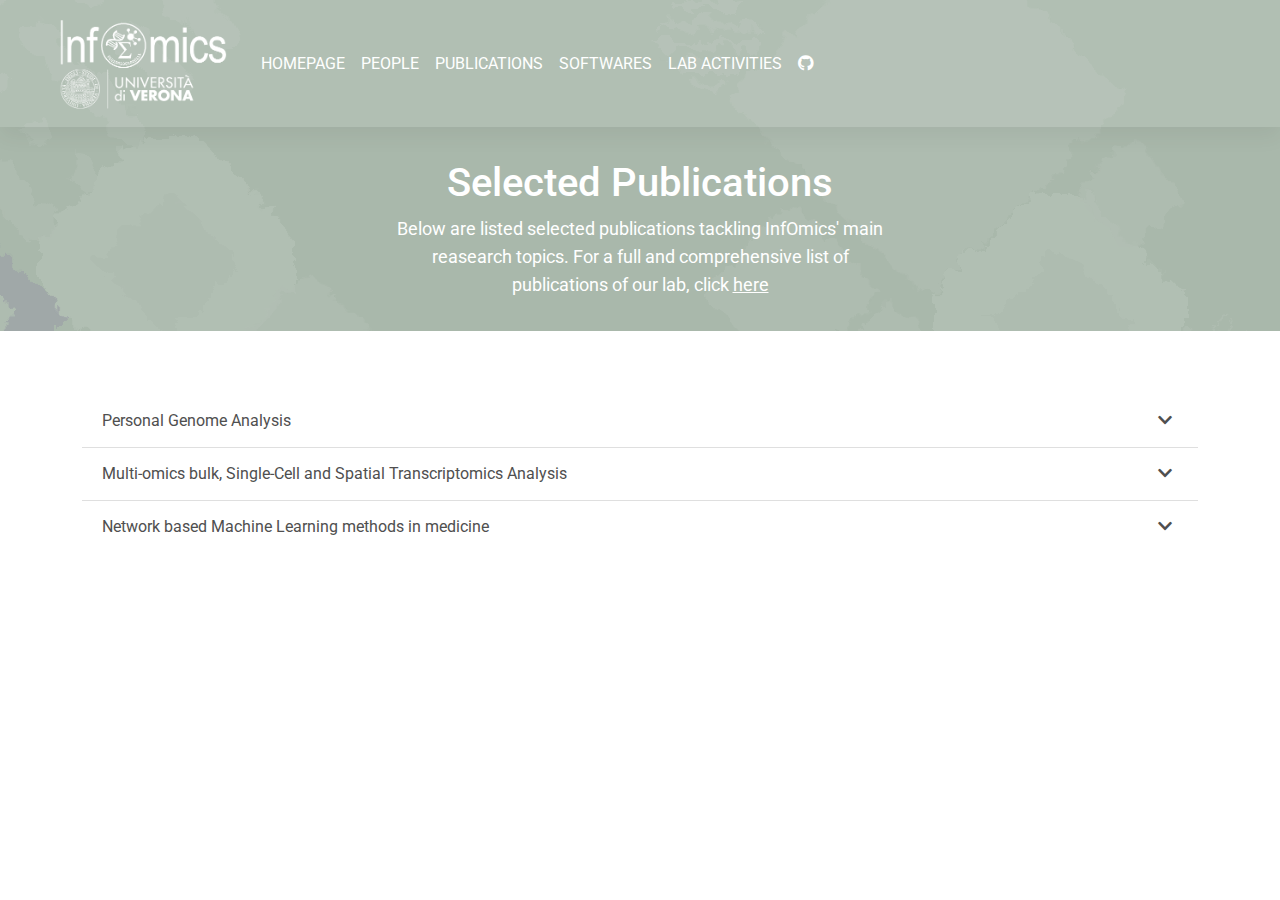
<file: pages/publications.html>
<!DOCTYPE html>
<html lang="en">
  <head>
    <meta charset="UTF-8" />
    <meta name="viewport" content="width=device-width, initial-scale=1, shrink-to-fit=no" />
    <meta http-equiv="x-ua-compatible" content="ie=edge" />
    <meta name="theme-color" content="#a9b8ab">
    <title>Publications</title>
    <link rel="icon" href="../img/homepage/logo.ico">
    <!-- Font Awesome -->
    <link rel="stylesheet" href="https://use.fontawesome.com/releases/v5.11.2/css/all.css" />
    <!-- Google Fonts Roboto -->
    <link
      rel="stylesheet"
      href="https://fonts.googleapis.com/css2?family=Roboto:wght@300;400;500;700&display=swap"
    />
    <!-- MDB -->
    <link rel="stylesheet" href="../css/mdb.min.css" />
    <link rel="stylesheet" href="../css/custom.css" />
    <script src='https://api.mapbox.com/mapbox-gl-js/v2.1.0/mapbox-gl.js'></script>
  <link href='https://api.mapbox.com/mapbox-gl-js/v2.1.0/mapbox-gl.css' rel='stylesheet' />
  </head>
  <body>
    <div class="head-section head-section-publications">
    <!-- Navbar -->
      <nav class="navbar navbar-expand-lg">
      <!-- Container wrapper -->
      <div class="container-fluid ">
        <!-- Navbar brand -->
        <a class="navbar-brand" href="../index.html">
          <img
            src="../img/homepage/Infoverona.png"
            height="100"
            alt="Lab Logo"
          />
        </a>

        <!-- Toggle button -->
        <button
          class="navbar-toggler"
          type="button"
          data-mdb-toggle="collapse"
          data-mdb-target="#navbarSupportedContent"
          aria-controls="navbarSupportedContent"
          aria-expanded="false"
          aria-label="Toggle navigation"
        >
          <i class="fas fa-bars"></i>
        </button>

        <!-- Collapsible wrapper -->
        <div class="collapse navbar-collapse" id="navbarSupportedContent">
          <!-- Left links -->
          <ul class="navbar-nav me-auto mb-2 mb-lg-0">
            <li class="nav-item">
              <a class="nav-link active" aria-current="page" href="../index.html">HOMEPAGE</a>
            </li>
            <li class="nav-item">
              <a class="nav-link active" href="./people.html">PEOPLE</a>
            </li>
            <li class="nav-item">
              <a class="nav-link" href="#">PUBLICATIONS</a>
            </li>
            <li class="nav-item">
              <a class="nav-link" href="./software.html">SOFTWARES</a>
            </li>
            <li class="nav-item">
              <a class="nav-link" href="./lab_activities.html">LAB ACTIVITIES</a>
            </li>
            <li class="nav-item github">
              <a class="nav-link" href="https://github.com/InfOmics" target="_blank">
                <span><i class="fab fa-github"></i></span>
              </a>
            </li>
          </ul>
          
        </div>

        <!-- Collapsible wrapper -->
      </div>
      <!-- Container wrapper -->
      </nav>
      <!-- Navbar -->
      <div class="container-fluid presentation">
        <h1>Selected Publications</h1>
        <div class="presentation-text">
          <p>
            Below are listed selected publications tackling InfOmics' main 
            reasearch topics. For a full and comprehensive list of publications 
            of our lab, click 
            <a href="https://scholar.google.it/citations?user=y1gn360AAAAJ&hl=it"
              target="_blank">here</a>
          </p>        
        </div>
      </div>
    </div>
    <div class="container-md publications-container">
      <div class="accordion accordion-flush" id="accordionFlushExample">
        <div class="accordion-item">
          <h2 class="accordion-header" id="flush-headingOne">
            <button
              class="accordion-button collapsed"
              type="button"
              data-mdb-toggle="collapse"
              data-mdb-target="#flush-collapseOne"
              aria-expanded="false"
              aria-controls="flush-collapseOne"
            >
              Personal Genome Analysis
            </button>
          </h2>
          <div
            id="flush-collapseOne"
            class="accordion-collapse collapse"
            aria-labelledby="flush-headingOne"
            data-mdb-parent="#accordionFlushExample"
          >
            <div class="accordion-body">
              <div class="row">
                <div class="col-12 col-md-6 col-lg-4 align-self-center">
                  <div class="card">
                    <div class="card-header">Cancellieri S, Zeng J, Yingqi L, 
                      Masillo F, Nguyen A, Bombieri N, Ciuculescu F, Katta V 
                    <i>et al</i>. 
                  </div>
                    <div class="card-body">
                      <h5 class="card-title">Human genetic diversity modifies 
                        therapeutic gene editing off-target potential</h5>
                      <p class="card-text">
                        bioRxiv 2021.
                      </p>
                      <a class="btn btn-primary" href="https://www.biorxiv.org/content/10.1101/2021.05.20.445054v1.full" 
                        target="_blank">view online</a>
                    </div>
                  </div>
                </div>
                <div class="col-12 col-md-6 col-lg-4 align-self-center">
                  <div class="card">
                    <div class="card-header">Tognon M, Bonnici V, Garrison E,
                      Giguno R and Pinello L
                  </div>
                    <div class="card-body">
                      <h5 class="card-title">GRAFIMO: variant and haplotype aware motif 
                        scanning on pangenome graphs</h5>
                      <p class="card-text">
                        bioRxiv 2021.
                      </p>
                      <a class="btn btn-primary" href="https://www.biorxiv.org/content/10.1101/2021.02.04.429752v2" 
                        target="_blank">view online</a>
                    </div>
                  </div>
                </div>
                <div class="col-12 col-md-6 col-lg-4 align-self-center">
                  <div class="card">
                    <div class="card-header">Bonnici V, Maresi E and Giugno R
                  </div>
                    <div class="card-body">
                      <h5 class="card-title">Challenges in gene-oriented approaches 
                        for pangenome content discovery</h5>
                      <p class="card-text">
                        Briefings in Bioinformatics 2021;22(3): bbaa198.
                      </p>
                      <a class="btn btn-primary" href="https://academic.oup.com/bib/article/22/3/bbaa198/5901976?login=true" 
                        target="_blank">view online</a>
                    </div>
                  </div>
                </div>
                <div class="col-12 col-md-6 col-lg-4 align-self-center">
                  <div class="card">
                    <div class="card-header">Cancellieri S, Canver MC, Bombieri N,
                      Giugno R and Pinello L
                  </div>
                    <div class="card-body">
                      <h5 class="card-title">CRISPRitz: rapid, high-throughput and 
                        variant-aware in silico off-target site identification for 
                        CRISPR genome editing</h5>
                      <p class="card-text">
                        Bioinformatics 2020;36(7): 2001-2008.
                      </p>
                      <a class="btn btn-primary" href="https://academic.oup.com/bib/article/22/3/bbaa198/5901976?login=true" 
                        target="_blank">view online</a>
                    </div>
                  </div>
                </div>
                <div class="col-12 col-md-6 col-lg-4 align-self-center">
                  <div class="card">
                    <div class="card-header">Bonnici V, Giugno R and Manca V
                  </div>
                    <div class="card-body">
                      <h5 class="card-title">PanDelos: A dictionary-based method for 
                        pan-genome content discovery</h5>
                      <p class="card-text">
                        BMC bioinformatics 2018;19(15): 47-59.
                      </p>
                      <a class="btn btn-primary" href="https://academic.oup.com/bib/article/22/3/bbaa198/5901976?login=true" 
                        target="_blank">view online</a>
                    </div>
                  </div>
                </div>
              </div>
            </div>
          </div>
        </div>
        <div class="accordion-item">
          <h2 class="accordion-header" id="flush-headingTwo">
            <button
              class="accordion-button collapsed"
              type="button"
              data-mdb-toggle="collapse"
              data-mdb-target="#flush-collapseTwo"
              aria-expanded="false"
              aria-controls="flush-collapseTwo"
            >
              Multi-omics bulk, Single-Cell and Spatial Transcriptomics
              Analysis
            </button>
          </h2>
          <div
            id="flush-collapseTwo"
            class="accordion-collapse collapse"
            aria-labelledby="flush-headingTwo"
            data-mdb-parent="#accordionFlushExample"
          >
            <div class="accordion-body">
              <div class="row">
                <div class="col-12 col-md-6 col-lg-4 align-self-center">
                  <div class="card">
                    <div class="card-header">Sanna L, Kohronen P, Bouvy-Liivrand M, 
                      Caligola S, Turunen TA, Turunen MP, Hernandez de Sande A, 
                      Kolosowska N <i>et al.</i>
                    </div>
                    <div class="card-body">
                      <h5 class="card-title">Peripheral inflammation preceeding ischemia 
                        impairs neuronal survival through mechanisms involving miR-127 in 
                        aged animals</h5>
                      <p class="card-text">
                        Aging cell 2021;20(1): e13287.
                      </p>
                      <a class="btn btn-primary" href="https://onlinelibrary.wiley.com/doi/full/10.1111/acel.13287" 
                        target="_blank">view online</a>
                    </div>
                  </div>
                </div>
                <div class="col-12 col-md-6 col-lg-4 align-self-center">
                  <div class="card">
                    <div class="card-header">Lampinen R, Fazaludeen MF, Avesani S,
                      Örd T, Penttilä E, Lehtola JM, Saari T, Hannonen S <i> et al.</i>
                    </div>
                    <div class="card-body">
                      <h5 class="card-title">Disease specific alterations in the 
                        olfactory mucosa of patients with Alzheimer’s disease</h5>
                      <p class="card-text">
                        bioRxiv 2020.
                      </p>
                      <a class="btn btn-primary" href="https://www.biorxiv.org/content/10.1101/2020.11.24.395947v2" 
                        target="_blank">view online</a>
                    </div>
                  </div>
                </div>
                <div class="col-12 col-md-6 col-lg-4 align-self-center">
                  <div class="card">
                    <div class="card-header">Kolosowska N, Gotkiewicz M, Dhungana H, 
                      Giudice L, Giugno R, Box D, Huuskonen MT, Korhonen P <i>et al.</i>
                    </div>
                    <div class="card-body">
                      <h5 class="card-title">Intracerebral overexpression of miR-669c is protective in 
                        mouse ischemic stroke model by targeting MyD88 and inducing alternative 
                        microglial/macrophage activation</h5>
                      <p class="card-text">
                        Journal of neuroinflammation 2020;17(1): 1-21.
                      </p>
                      <a class="btn btn-primary" href="https://jneuroinflammation.biomedcentral.com/articles/10.1186/s12974-020-01870-w" 
                        target="_blank">view online</a>
                    </div>
                  </div>
                </div>
                <div class="col-12 col-md-6 col-lg-4 align-self-center">
                  <div class="card">
                    <div class="card-header">Giannuzzi D, Giudice L, Marconato L, 
                      Ferraresso S, Giugno R, Bertoni F and Aresu L 
                    </div>
                    <div class="card-body">
                      <h5 class="card-title">Integrated analysis of transcriptome, methylome 
                        and copy number aberrations data of marginal zone lymphoma and follicular 
                        lymphoma in dog</h5>
                      <p class="card-text">
                        Veterinary and comparative oncology 2020;18(4): 645-655.
                      </p>
                      <a class="btn btn-primary" href="https://onlinelibrary.wiley.com/doi/full/10.1111/vco.12588" 
                        target="_blank">view online</a>
                    </div>
                  </div>
                </div>
                <div class="col-12 col-md-6 col-lg-4 align-self-center">
                  <div class="card">
                    <div class="card-header">Bister N, Pistono C, Huremagic B, 
                      Jolkkonen J, Giugno R and Malm T
                    </div>
                    <div class="card-body">
                      <h5 class="card-title">Hypoxia and extracellular vesicles: A review on methods, 
                        vesicular cargo and functions
                      </h5>
                      <p class="card-text">
                        Journal of extracellular vesicles 2020;10(1): e12002.
                      </p>
                      <a class="btn btn-primary" href="https://onlinelibrary.wiley.com/doi/full/10.1002/jev2.12002" 
                        target="_blank">view online</a>
                    </div>
                  </div>
                </div>
                <div class="col-12 col-md-6 col-lg-4 align-self-center">
                  <div class="card">
                    <div class="card-header">Trovato R, Fiore A, Sartori S,
                      Canè S, Giugno R, Cascione L, Paiella S, Salvia R <i>et al.</i>
                    </div>
                    <div class="card-body">
                      <h5 class="card-title">Immunosuppression by monocytic myeloid-derived suppressor cells 
                        in patients with pancreatic ductal carcinoma is orchestrated by STAT3
                      </h5>
                      <p class="card-text">
                        Journal for immunotherapy of cancer 2019;7(1): 1-16.
                      </p>
                      <a class="btn btn-primary" href="https://link.springer.com/article/10.1186/s40425-019-0734-6" 
                        target="_blank">view online</a>
                    </div>
                  </div>
                </div>
                <div class="col-12 col-md-6 col-lg-4 align-self-center">
                  <div class="card">
                    <div class="card-header">Konttinen H, Castro Cabral-da-Silva M,
                      Ohtonen S, Wojciechowski S, Shakirzyanova A, Caligola S,
                      Giugno R, Ishchenko Y <i>et al.</i>
                    </div>
                    <div class="card-body">
                      <h5 class="card-title">PSEN1ΔE9, APPswe, and APOE4 Confer Disparate Phenotypes 
                        in Human iPSC-Derived Microglia
                      </h5>
                      <p class="card-text">
                        Stem cell reports 2019;13(4): 669-683.
                      </p>
                      <a class="btn btn-primary" href="https://www.sciencedirect.com/science/article/pii/S221367111930298X" 
                        target="_blank">view online</a>
                    </div>
                  </div>
                </div>
              </div>
            </div>
          </div>
        </div>
        <div class="accordion-item">
          <h2 class="accordion-header" id="flush-headingThree">
            <button
              class="accordion-button collapsed"
              type="button"
              data-mdb-toggle="collapse"
              data-mdb-target="#flush-collapseThree"
              aria-expanded="false"
              aria-controls="flush-collapseThree"
            >
            Network based Machine Learning methods in medicine
            </button>
          </h2>
          <div
            id="flush-collapseThree"
            class="accordion-collapse collapse"
            aria-labelledby="flush-headingThree"
            data-mdb-parent="#accordionFlushExample"
          >
            <div class="accordion-body">
              <div class="row">
                <div class="col-12 col-md-6 col-lg-4 align-self-center">
                  <div class="card">
                    <div class="card-header">Licheri N, Bonnici V, Beccuti M and 
                      Giugno R</div>
                    <div class="card-body">
                      <h5 class="card-title">GRAPES-DD: exploiting decision diagrams for 
                        index-driven search in biological graph databases</h5>
                      <p class="card-text">
                        BMC bioinformatics 2021;22(1): 1-24.
                      </p>
                      <a class="btn btn-primary" href="https://link.springer.com/article/10.1186/s12859-021-04129-0" 
                        target="_blank">view online</a>
                    </div>
                  </div>
                </div>
                <div class="col-12 col-md-6 col-lg-4 align-self-center">
                  <div class="card">
                    <div class="card-header">Micale G, Pulvirenti A, Ferro A,
                      Giugno R and Sasha D
                    </div>
                    <div class="card-body">
                      <h5 class="card-title">Fast methods for finding significant 
                        motifs on labelled multi-relational networks</h5>
                      <p class="card-text">
                        Journal of Complex Networks 2019;7(6): 817-837.
                      </p>
                      <a class="btn btn-primary" href="https://academic.oup.com/comnet/article/7/6/817/5379211?login=true" 
                        target="_blank">view online</a>
                    </div>
                  </div>
                </div>
                <div class="col-12 col-md-6 col-lg-4 align-self-center">
                  <div class="card">
                    <div class="card-header">Bombieri N, Bonnici V and Giugno R</div>
                    <div class="card-body">
                      <h5 class="card-title">Parallel Searching on Biological Networks</h5>
                      <p class="card-text">
                        In 2019 27th Euromicro International Conference on Parallel, Distributed and Network-Based Processing (PDP) pp. 307-314. IEEE.
                      </p>
                      <a class="btn btn-primary" href="https://ieeexplore.ieee.org/abstract/document/8671572" 
                        target="_blank">view online</a>
                    </div>
                  </div>
                </div>
                <div class="col-12 col-md-6 col-lg-4 align-self-center">
                  <div class="card">
                    <div class="card-header">Aparo A, Bonnici V, Micale G,
                      Ferro A, Shasha, Pulvirenti A and Giugno R
                    </div>
                    <div class="card-body">
                      <h5 class="card-title">Fast Subgraph Matching Strategies Based on 
                        Pattern-Only Heuristics</h5>
                      <p class="card-text">
                        Interdisciplinary Sciences: Computational Life Sciences 2019;11(1): 21-32.
                      </p>
                      <a class="btn btn-primary" href="https://link.springer.com/article/10.1007/s12539-019-00323-0" 
                        target="_blank">view online</a>
                    </div>
                  </div>
                </div>
                <div class="col-12 col-md-6 col-lg-4 align-self-center">
                  <div class="card">
                    <div class="card-header">Bonnici V, De Caro G, Constantino G,
                      Liuni S, D'Elia D, Bombieri N, Licciulli F and Giugno R 
                    </div>
                    <div class="card-body">
                      <h5 class="card-title">Arena-Idb: a platform to build human non-coding 
                        RNA interaction networks</h5>
                      <p class="card-text">
                        BMC bioinformatics 2018;19(10): 25-38.
                      </p>
                      <a class="btn btn-primary" href="https://bmcbioinformatics.biomedcentral.com/articles/10.1186/s12859-018-2298-8" 
                        target="_blank">view online</a>
                    </div>
                  </div>
                </div>
                <div class="col-12 col-md-6 col-lg-4 align-self-center">
                  <div class="card">
                    <div class="card-header">Bonnici V, Busato F, Aldegheri S, 
                      Akhmedov M, Cascione L, Arribas Carmena A, Bertoni F, Bombieri N
                      <i>et al.</i>
                    </div>
                    <div class="card-body">
                      <h5 class="card-title">cuRnet: an R package for graph traversing on GPU</h5>
                      <p class="card-text">
                        BMC bioinformatics, 19(10) 2018, 15-24.
                      </p>
                      <a class="btn btn-primary" href="https://bmcbioinformatics.biomedcentral.com/articles/10.1186/s12859-018-2310-3" 
                        target="_blank">view online</a>
                    </div>
                  </div>
                </div>
                <div class="col-12 col-md-6 col-lg-4 align-self-center">
                  <div class="card">
                    <div class="card-header">Sardina DS, Micale G, Ferro A, Pulvirenti A 
                      and Giugno R
                    </div>
                    <div class="card-body">
                      <h5 class="card-title">INBIA: a boosting methodology for proteomic network inference</h5>
                      <p class="card-text">
                        BMC bioinformatics 2018;19(7): 77-88.
                      </p>
                      <a class="btn btn-primary" href="https://link.springer.com/article/10.1186/s12859-018-2183-5" 
                        target="_blank">view online</a>
                    </div>
                  </div>
                </div>
                <div class="col-12 col-md-6 col-lg-4 align-self-center">
                  <div class="card">
                    <div class="card-header">Bonnici V and Giugno R
                    </div>
                    <div class="card-body">
                      <h5 class="card-title">On the Variable Ordering in Subgraph Isomorphism Algorithms</h5>
                      <p class="card-text">
                        IEEE/ACM transactions on computational biology and bioinformatics 2016;14(1): 193-203.
                      </p>
                      <a class="btn btn-primary" href="https://ieeexplore.ieee.org/abstract/document/7374671" 
                        target="_blank">view online</a>
                    </div>
                  </div>
                </div>
                <div class="col-12 col-md-6 col-lg-4 align-self-center">
                  <div class="card">
                    <div class="card-header">Alaimo S, Bonnici V, Cancemi D, 
                      Ferro A, Giugno R and Pulvirenti A
                    </div>
                    <div class="card-body">
                      <h5 class="card-title">DT-Web: a web-based application for drug-target interaction and 
                        drug combination prediction through domain-tuned network-based inference</h5>
                      <p class="card-text">
                        BMC systems biology 2015;9(3): 1-11.
                      </p>
                      <a class="btn btn-primary" href="https://bmcsystbiol.biomedcentral.com/articles/10.1186/1752-0509-9-S3-S4" 
                        target="_blank">view online</a>
                    </div>
                  </div>
                </div>
                <div class="col-12 col-md-6 col-lg-4 align-self-center">
                  <div class="card">
                    <div class="card-header">Privitera AP, Distefano R, Wefer HA, 
                      Ferro A, Pulvirenti A and Giugno R
                    </div>
                    <div class="card-body">
                      <h5 class="card-title">OCDB: a database collecting genes, miRNAs and drugs for obsessive-compulsive disorder</h5>
                      <p class="card-text">
                        Database 2015.
                      </p>
                      <a class="btn btn-primary" href="https://academic.oup.com/database/article/doi/10.1093/database/bav069/2433202?login=true" 
                        target="_blank">view online</a>
                    </div>
                  </div>
                </div>
                <div class="col-12 col-md-6 col-lg-4 align-self-center">
                  <div class="card">
                    <div class="card-header">Rinnone F, Micale G, Bonnici V, Bader GD,
                      Shasha D, Ferro A, Pulvirenti A and Giugno R
                    </div>
                    <div class="card-body">
                      <h5 class="card-title">NetMatchStar: an enhanced Cytoscape network querying app</h5>
                      <p class="card-text">
                        F1000Research 2015;4.
                      </p>
                      <a class="btn btn-primary" href="https://www.ncbi.nlm.nih.gov/pmc/articles/PMC4642848/" 
                        target="_blank">view online</a>
                    </div>
                  </div>
                </div>
                <div class="col-12 col-md-6 col-lg-4 align-self-center">
                  <div class="card">
                    <div class="card-header">Alaimo S, Pulvirenti A, Giugno R and 
                      Ferro A
                    </div>
                    <div class="card-body">
                      <h5 class="card-title">Drug–target interaction prediction through 
                        domain-tuned network-based inference</h5>
                      <p class="card-text">
                        Bioinformatics 2013;29(16): 2004-2008.
                      </p>
                      <a class="btn btn-primary" href="https://academic.oup.com/bioinformatics/article/29/16/2004/199066?login=true" 
                        target="_blank">view online</a>
                    </div>
                  </div>
                </div>
                <div class="col-12 col-md-6 col-lg-4 align-self-center">
                  <div class="card">
                    <div class="card-header">Bonnici V, Giugno R, Pulvirenti A, 
                      Shasha D and Ferro A
                    </div>
                    <div class="card-body">
                      <h5 class="card-title">A subgraph isomorphism algorithm and 
                        its application to biochemical data</h5>
                      <p class="card-text">
                        BMC bioinformatics 2013;14(7): 1-13.
                      </p>
                      <a class="btn btn-primary" href="https://bmcbioinformatics.biomedcentral.com/articles/10.1186/1471-2105-14-S7-S13" 
                        target="_blank">view online</a>
                    </div>
                  </div>
                </div>
                <div class="col-12 col-md-6 col-lg-4 align-self-center">
                  <div class="card">
                    <div class="card-header">Shasha D, Wang JTL and Giugno R
                    </div>
                    <div class="card-body">
                      <h5 class="card-title">Algorithmics and applications of tree 
                        and graph searching</h5>
                      <p class="card-text">
                        In Proceedings of the twenty-first ACM SIGMOD-SIGACT-SIGART 
                        symposium on Principles of database systems (pp. 39-52) 2002.
                      </p>
                      <a class="btn btn-primary" href="https://dl.acm.org/doi/abs/10.1145/543613.543620" 
                        target="_blank">view online</a>
                    </div>
                  </div>
                </div>
                <div class="col-12 col-md-6 col-lg-4 align-self-center">
                  <div class="card">
                    <div class="card-header">Giugno R and Shasha D
                    </div>
                    <div class="card-body">
                      <h5 class="card-title">GraphGrep: A fast and universal method 
                        for querying graphs</h5>
                      <p class="card-text">
                        In Object recognition supported by user interaction for 
                        service robots (Vol. 2, pp. 112-115). IEEE. 2002.
                      </p>
                      <a class="btn btn-primary" href="https://ieeexplore.ieee.org/abstract/document/1048250" 
                        target="_blank">view online</a>
                    </div>
                  </div>
                </div>
              </div>
            </div>
          </div>
        </div>
      </div>
    </div>
    
    <button onclick="topFunction()" id="myBtn" title="Go to top">Up</button>
    

    <!-- MDB -->
    <script type="text/javascript" src="../js/mdb.min.js"></script>
    <script type="text/javascript" src="../js/custom.js"></script>
    </script>
  </body>
</html>
</file>
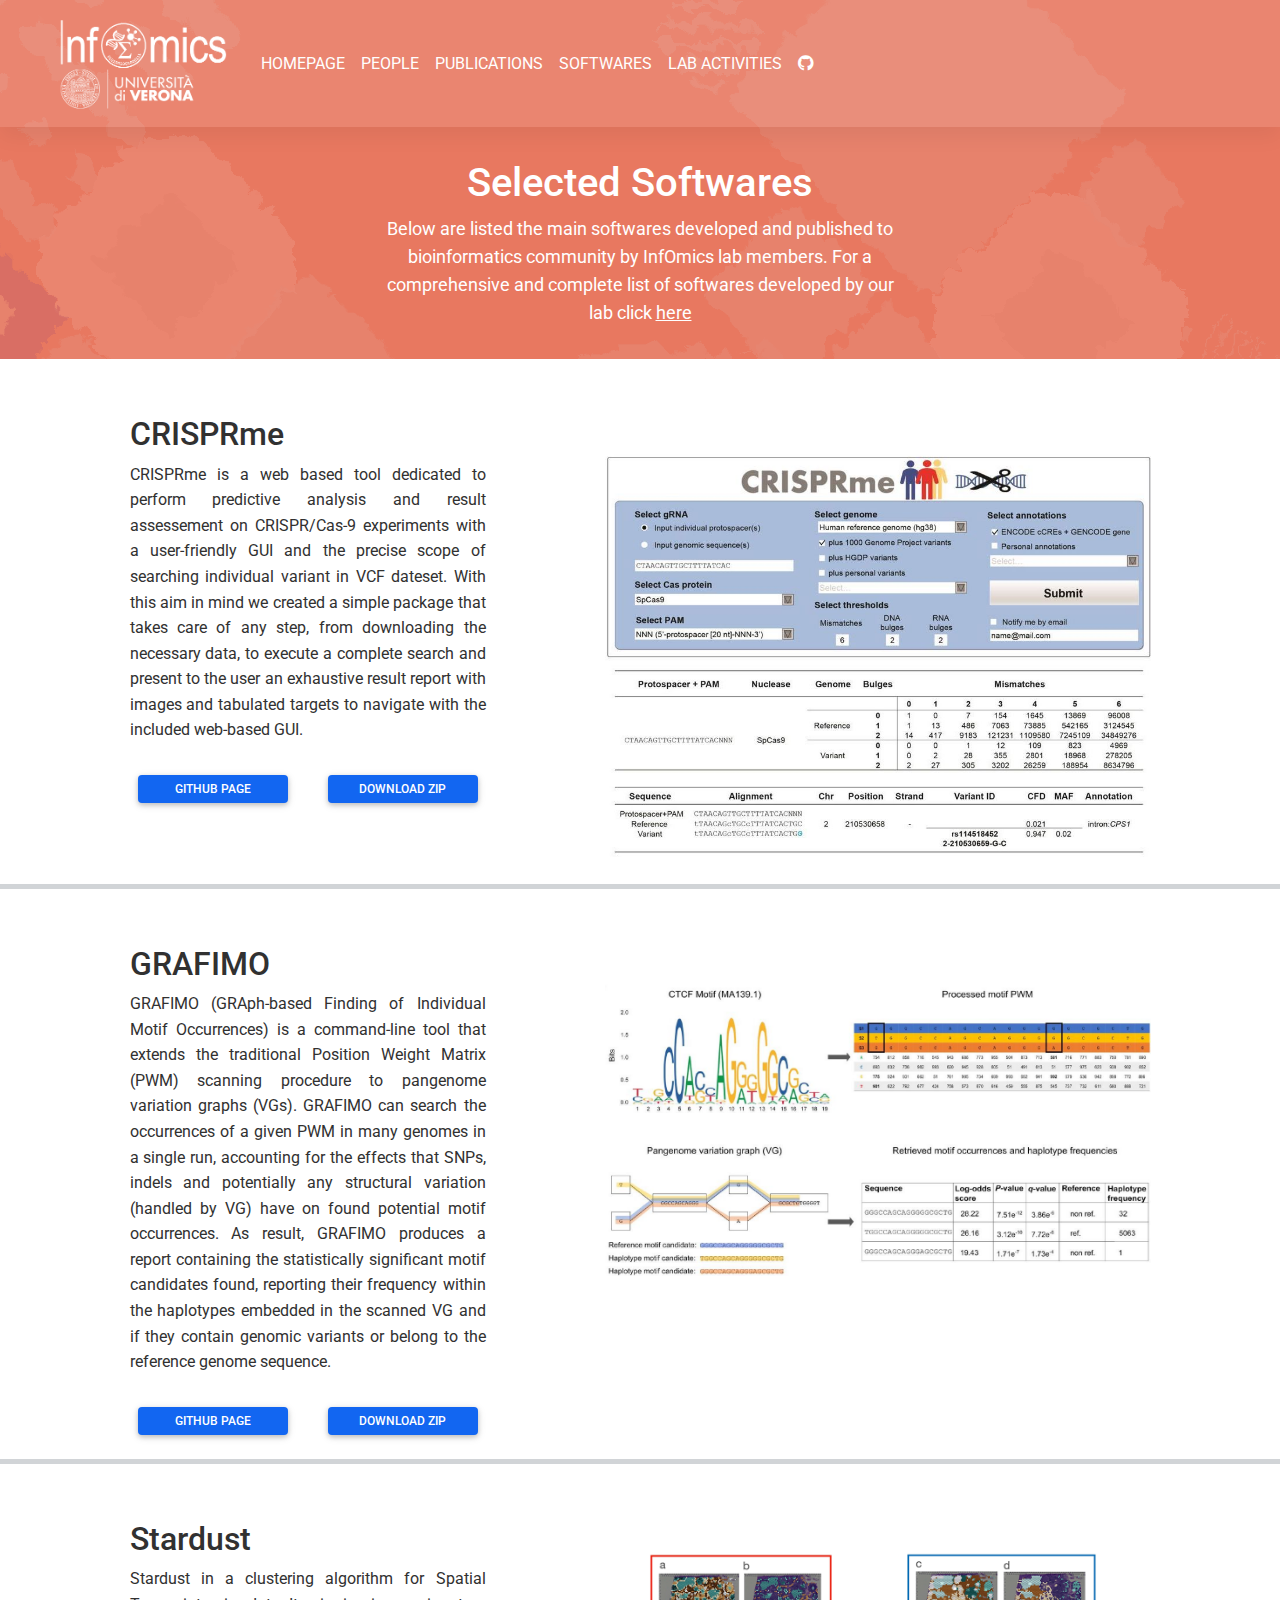
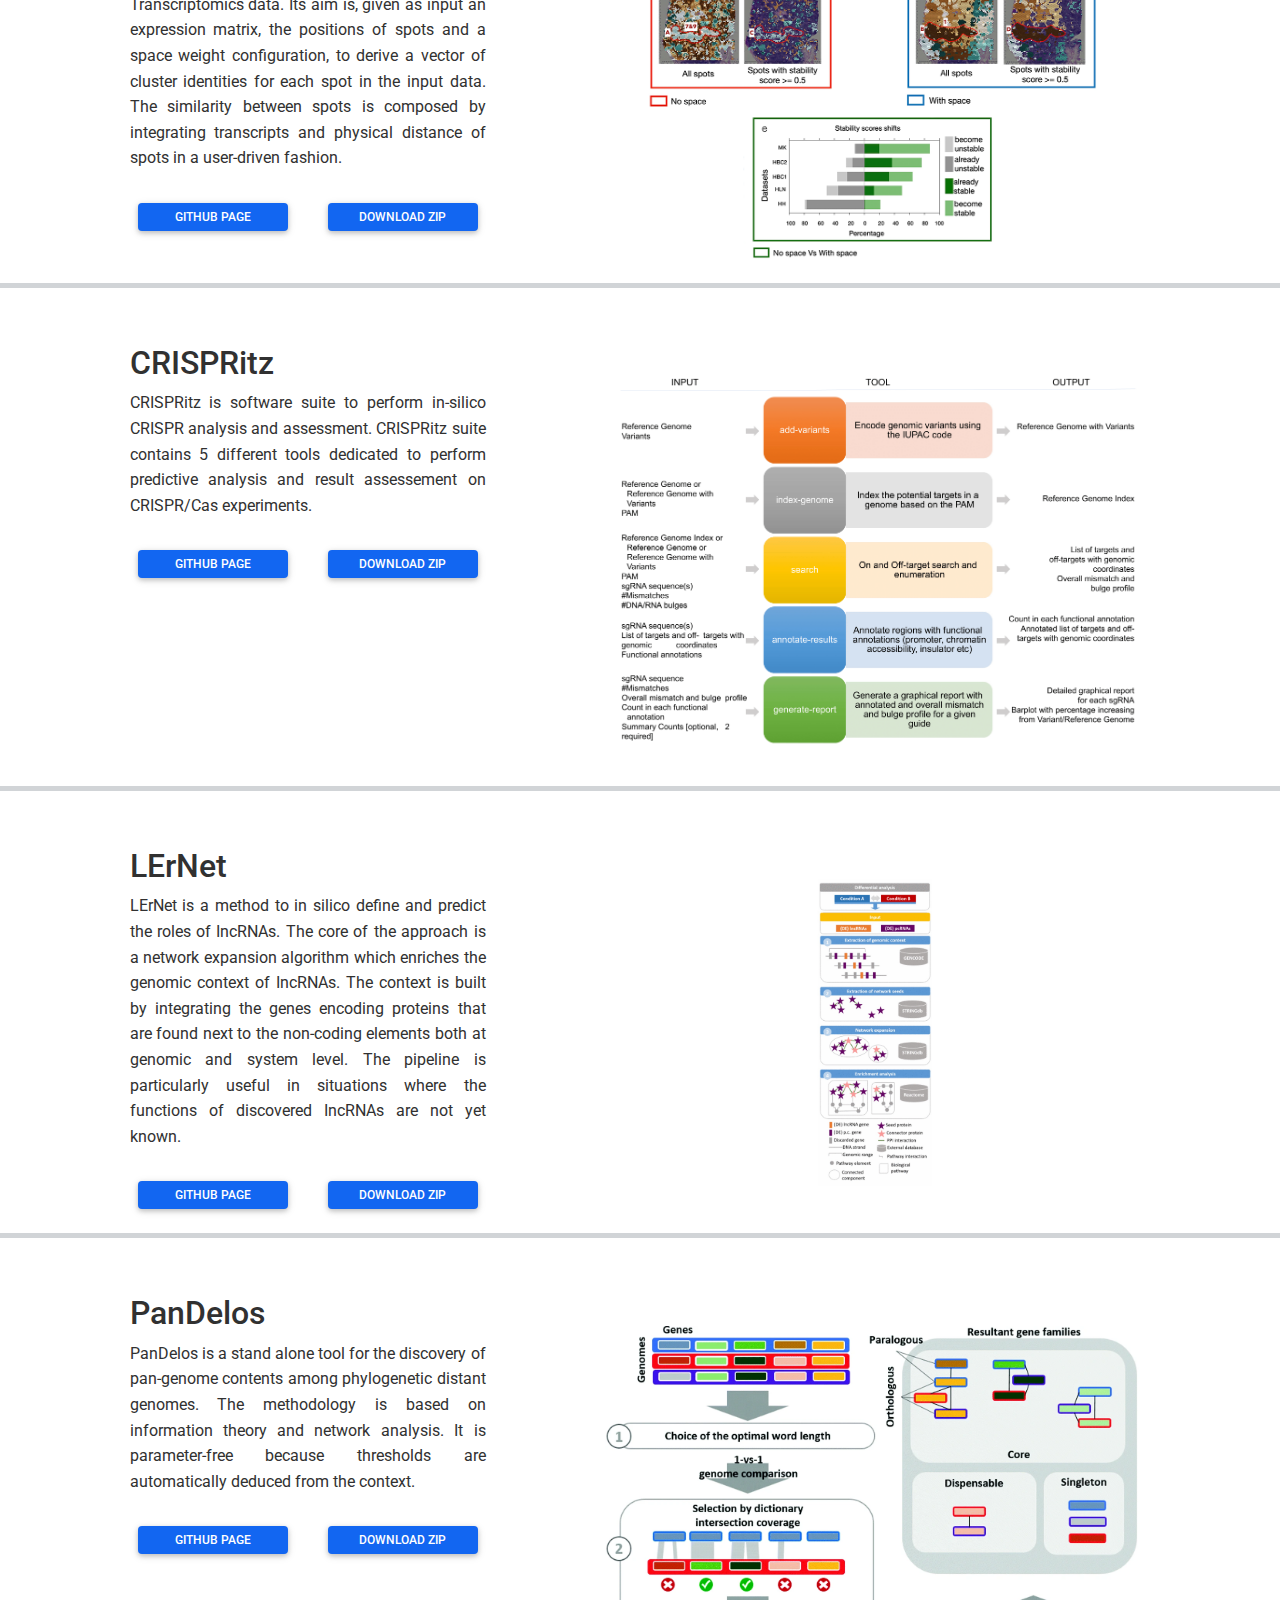
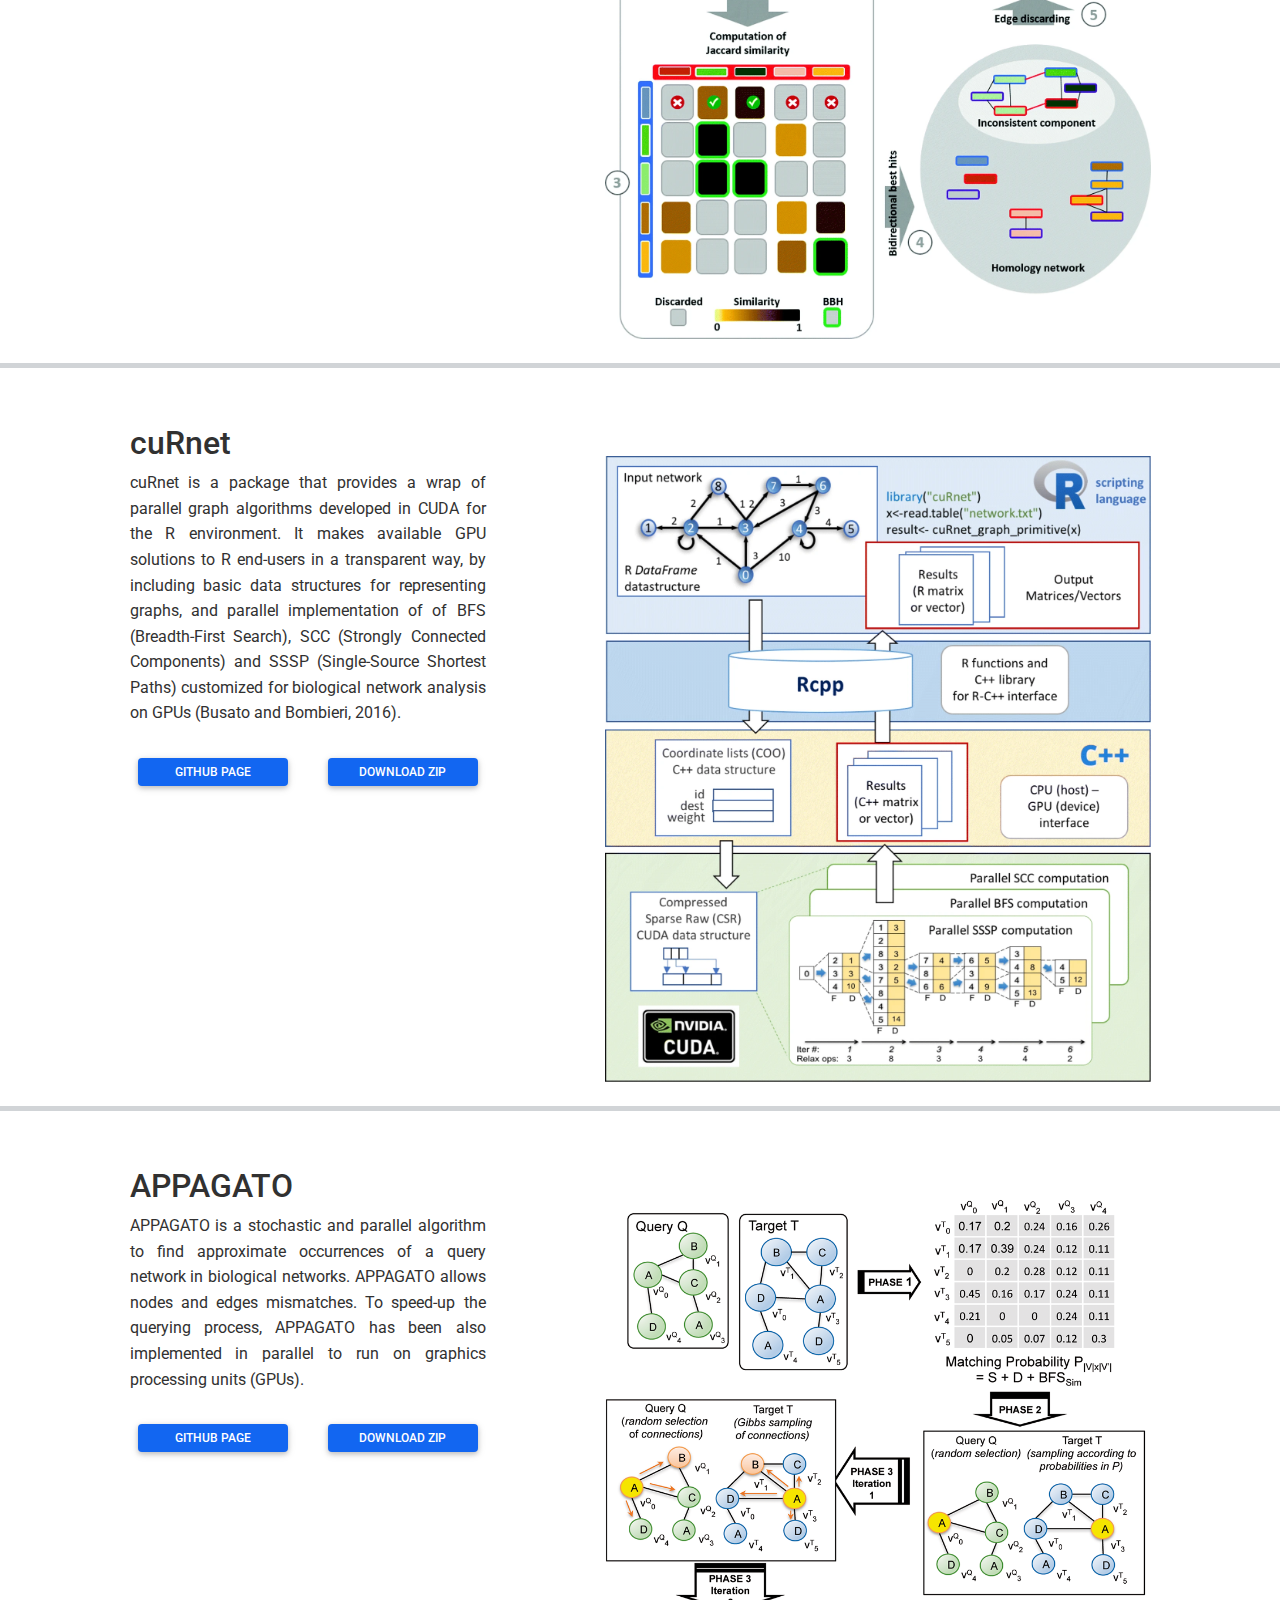
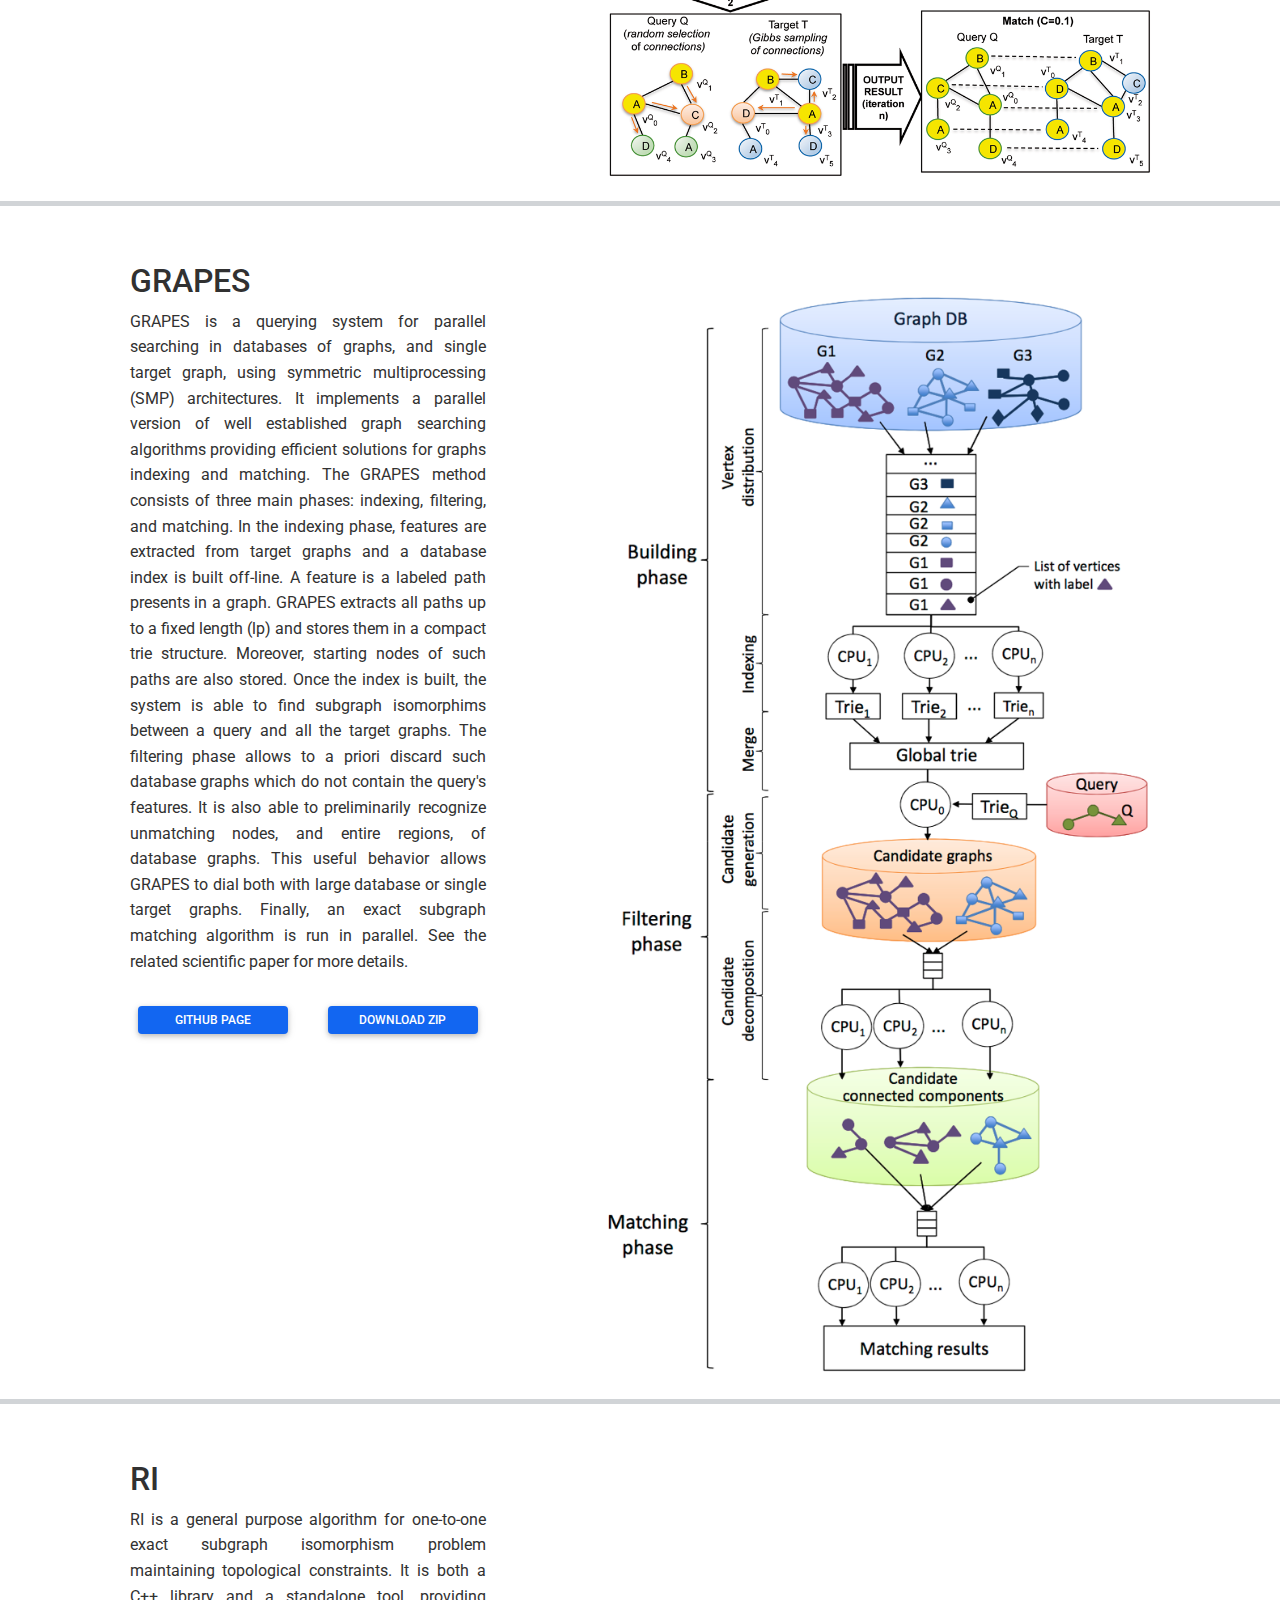
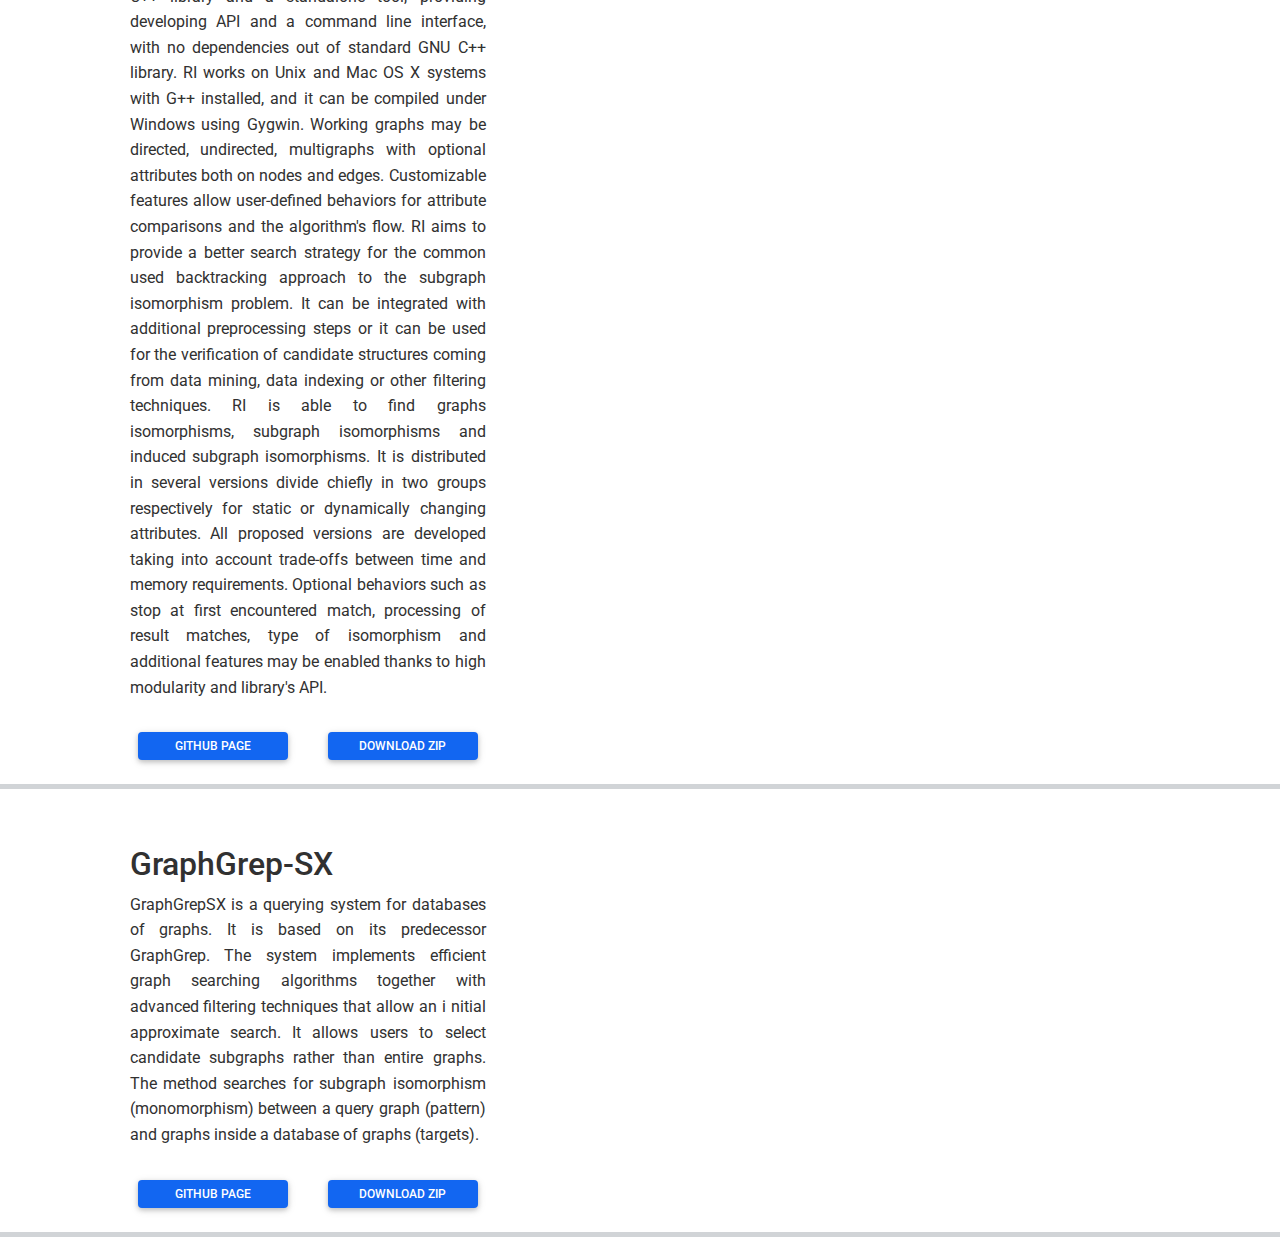
<file: pages/software.html>
<!DOCTYPE html>
<html lang="en">
  <head>
    <meta charset="UTF-8" />
    <meta name="viewport" content="width=device-width, initial-scale=1, shrink-to-fit=no" />
    <meta http-equiv="x-ua-compatible" content="ie=edge" />
    <meta name="theme-color" content="#e87860">
    <title>Softwares</title>
    <link rel="icon" href="../img/homepage/logo.ico">
    <!-- Font Awesome -->
    <link rel="stylesheet" href="https://use.fontawesome.com/releases/v5.11.2/css/all.css" />
    <!-- Google Fonts Roboto -->
    <link
      rel="stylesheet"
      href="https://fonts.googleapis.com/css2?family=Roboto:wght@300;400;500;700&display=swap"
    />
    <!-- MDB -->
    <link rel="stylesheet" href="../css/mdb.min.css" />
    <link rel="stylesheet" href="../css/custom.css" />
    <script src='https://api.mapbox.com/mapbox-gl-js/v2.1.0/mapbox-gl.js'></script>
  <link href='https://api.mapbox.com/mapbox-gl-js/v2.1.0/mapbox-gl.css' rel='stylesheet' />
  </head>
  <body>
    <div class="head-section head-section-software">
    <!-- Navbar -->
      <nav class="navbar navbar-expand-lg">
      <!-- Container wrapper -->
      <div class="container-fluid ">
        <!-- Navbar brand -->
        <a class="navbar-brand" href="../index.html">
          <img
            src="../img/homepage/Infoverona.png"
            height="100"
            alt="Lab Logo"
          />
        </a>

        <!-- Toggle button -->
        <button
          class="navbar-toggler"
          type="button"
          data-mdb-toggle="collapse"
          data-mdb-target="#navbarSupportedContent"
          aria-controls="navbarSupportedContent"
          aria-expanded="false"
          aria-label="Toggle navigation"
        >
          <i class="fas fa-bars"></i>
        </button>

        <!-- Collapsible wrapper -->
        <div class="collapse navbar-collapse" id="navbarSupportedContent">
          <!-- Left links -->
          <ul class="navbar-nav me-auto mb-2 mb-lg-0">
            <li class="nav-item">
              <a class="nav-link active" aria-current="page" href="../index.html">HOMEPAGE</a>
            </li>
            <li class="nav-item">
              <a class="nav-link active" href="./people.html">PEOPLE</a>
            </li>
            <li class="nav-item">
              <a class="nav-link" href="./publications.html">PUBLICATIONS</a>
            </li>
            <li class="nav-item">
              <a class="nav-link" href="#">SOFTWARES</a>
            </li>
            <li class="nav-item">
              <a class="nav-link" href="./lab_activities.html">LAB ACTIVITIES</a>
            </li>
            <li class="nav-item github">
              <a class="nav-link" href="https://github.com/InfOmics" target="_blank">
                <span><i class="fab fa-github"></i></span>
              </a>
            </li>
          </ul>
          
        </div>

        <!-- Collapsible wrapper -->
      </div>
      <!-- Container wrapper -->
      </nav>
      <!-- Navbar -->
      <div class="container-fluid presentation">
        <h1>Selected Softwares</h1>
        <div class="presentation-text">
          <p>
            Below are listed the main softwares developed and published to 
            bioinformatics community by InfOmics lab members. For a comprehensive 
            and complete list of softwares developed by our lab click
            <a href="https://github.com/InfOmics"
              target="_blank">here</a>
          </p> 
        </div>
      </div>
    </div>
    <div class="software-row">
      <div class="container-md">
        <div class="row">
          <div class="col-12 col-lg-4">
            <h2>CRISPRme</h2>
            <p>CRISPRme is a web based tool dedicated to perform predictive analysis 
              and result assessement on CRISPR/Cas-9 experiments with a user-friendly 
              GUI and the precise scope of searching individual variant in VCF dateset.
              With this aim in mind we created a simple package that takes care 
              of any step, from downloading the necessary data, to execute a complete 
              search and present to the user an exhaustive result report with images 
              and tabulated targets to navigate with the included web-based GUI.</p>
              <div class="row">
                  <a class="button-size btn btn-primary" href="https://github.com/pinellolab/CRISPRme" 
                target="_blank">Github Page</a>
                  <a class="button-size btn btn-primary" href="https://github.com/pinellolab/CRISPRme/archive/refs/heads/main.zip" 
                target="_blank">Download ZIP</a>
              </div>
          </div>
          <div class="col-12 col-lg-6">
            <img src="../img/softwares/crisprme.jpg"
            alt="crisprme.jpg"/>
          </div>
        </div>  
      </div>
    </div>
    <div class="software-row">
      <div class="container-md">
        <div class="row">
          <div class="col-12 col-lg-4">
            <h2>GRAFIMO</h2>
            <p>GRAFIMO (GRAph-based Finding of Individual Motif Occurrences) is 
              a command-line tool that extends the traditional Position Weight Matrix 
              (PWM) scanning procedure to pangenome variation graphs (VGs). GRAFIMO 
              can search the occurrences of a given PWM in many genomes in a single 
              run, accounting for the effects that SNPs, indels and potentially 
              any structural variation (handled by VG) have on found potential 
              motif occurrences. As result, GRAFIMO produces a report containing 
              the statistically significant motif candidates found, reporting their 
              frequency within the haplotypes embedded in the scanned VG and if they 
              contain genomic variants or belong to the reference genome sequence.</p>
              <div class="row">
                  <a class="button-size btn btn-primary" href="https://github.com/pinellolab/GRAFIMO"
                target="_blank">Github Page</a>
                  <a class="button-size btn btn-primary" href="https://github.com/pinellolab/GRAFIMO/archive/refs/heads/master.zip" 
                target="_blank">Download ZIP</a>
              </div>
          </div>
          <div class="col-12 col-lg-6">
            <img src="../img/softwares/grafimo.jpg"
            alt="grafimo.jpg"/>
          </div>
        </div>  
      </div>
    </div>
    <div class="software-row">
      <div class="container-md">
        <div class="row">
          <div class="col-12 col-lg-4">
            <h2>Stardust</h2>
            <p>Stardust in a clustering algorithm for Spatial Transcriptomics data.
              Its aim is, given as input an expression matrix, 
              the positions of spots and a space weight configuration, to derive a 
              vector of cluster identities for each spot in the input data. The similarity between spots is 
              composed by integrating transcripts and physical distance of spots in a user-driven fashion.</p>
              <div class="row">
                  <a class="button-size btn btn-primary" href="https://github.com/InfOmics/stardust"
                target="_blank">Github Page</a>
                  <a class="button-size btn btn-primary" href="https://github.com/InfOmics/stardust/archive/refs/heads/master.zip" 
                target="_blank">Download ZIP</a>
              </div>
          </div>
          <div class="col-12 col-lg-6">
            <img src="../img/softwares/stardust.png"
            alt="stardust.jpg"/>
          </div>
        </div>  
      </div>
    </div>
    <div class="software-row">
      <div class="container-md">
        <div class="row">
          <div class="col-12 col-lg-4">
            <h2>CRISPRitz</h2>
            <p>CRISPRitz is software suite to perform in-silico CRISPR analysis 
              and assessment. CRISPRitz suite contains 5 different tools 
              dedicated to perform predictive analysis and result assessement 
              on CRISPR/Cas experiments.</p>
              <div class="row">
                  <a class="button-size btn btn-primary" href="https://github.com/InfOmics/CRISPRitz"
                target="_blank">Github Page</a>
                  <a class="button-size btn btn-primary" href="https://github.com/pinellolab/CRISPRitz/archive/refs/heads/master.zip" 
                target="_blank">Download ZIP</a>
              </div>
          </div>
          <div class="col-12 col-lg-6">
            <img src="../img/softwares/crispritz.png"
            alt="crispritz.jpg"/>
          </div>
        </div>  
      </div>
    </div>
    <div class="software-row">
      <div class="container-md">
        <div class="row">
          <div class="col-12 col-lg-4">
            <h2>LErNet</h2>
            <p>LErNet is a method to in silico define and predict the roles of 
              IncRNAs. The core of the approach is a network expansion algorithm 
              which enriches the genomic context of IncRNAs. The context is 
              built by integrating the genes encoding proteins that are found 
              next to the non-coding elements both at genomic and system level. 
              The pipeline is particularly useful in situations where the 
              functions of discovered IncRNAs are not yet known.</p>
              <div class="row">
                  <a class="button-size btn btn-primary" href="https://github.com/InfOmics/LErNet"
                target="_blank">Github Page</a>
                  <a class="button-size btn btn-primary" href="https://github.com/InfOmics/LErNet/archive/refs/heads/master.zip" 
                target="_blank">Download ZIP</a>
              </div>
          </div>
          <div class="col-12 col-lg-6">
            <img src="../img/softwares/lernet.jpg"
            alt="lernet.jpg"/>
          </div>
        </div>  
      </div>
    </div>
    <div class="software-row">
      <div class="container-md">
        <div class="row">
          <div class="col-12 col-lg-4">
            <h2>PanDelos</h2>
            <p>PanDelos is a stand alone tool for the discovery of pan-genome 
              contents among phylogenetic distant genomes. The methodology is 
              based on information theory and network analysis. It is 
              parameter-free because thresholds are automatically deduced from 
              the context.</p>
              <div class="row">
                  <a class="button-size btn btn-primary" href="https://github.com/InfOmics/PanDelos"
                target="_blank">Github Page</a>
                  <a class="button-size btn btn-primary" href="https://github.com/InfOmics/PanDelos/archive/refs/heads/master.zip" 
                target="_blank">Download ZIP</a>
              </div>
          </div>
          <div class="col-12 col-lg-6">
            <img src="../img/softwares/pandelos.webp"
            alt="pandelos.webp"/>
          </div>
        </div>  
      </div>
    </div>
    <div class="software-row">
      <div class="container-md">
        <div class="row">
          <div class="col-12 col-lg-4">
            <h2>cuRnet</h2>
            <p>cuRnet is a package that provides a wrap of parallel graph algorithms 
              developed in CUDA for the R environment. It makes available GPU 
              solutions to R end-users in a transparent way, by including basic 
              data structures for representing graphs, and parallel implementation 
              of of BFS (Breadth-First Search), SCC (Strongly Connected Components) 
              and SSSP (Single-Source Shortest Paths) customized for biological 
              network analysis on GPUs (Busato and Bombieri, 2016).</p>
              <div class="row">
                  <a class="button-size btn btn-primary" href="https://github.com/InfOmics/cuRnet"
                target="_blank">Github Page</a>
                  <a class="button-size btn btn-primary" href="https://github.com/InfOmics/cuRnet/archive/refs/heads/master.zip" 
                target="_blank">Download ZIP</a>
              </div>
          </div>
          <div class="col-12 col-lg-6">
            <img src="../img/softwares/curnet.webp"
            alt="curnet.webp"/>
          </div>
        </div>  
      </div>
    </div>
    <div class="software-row">
      <div class="container-md">
        <div class="row">
          <div class="col-12 col-lg-4">
            <h2>APPAGATO</h2>
            <p>APPAGATO is a stochastic and parallel algorithm to find 
              approximate occurrences of a query network in biological networks. 
              APPAGATO allows nodes and edges mismatches. To speed-up the querying 
              process, APPAGATO has been also implemented in parallel to run on 
              graphics processing units (GPUs).</p>
              <div class="row">
                  <a class="button-size btn btn-primary" href="https://github.com/InfOmics/APPAGATO"
                target="_blank">Github Page</a>
                  <a class="button-size btn btn-primary" href="https://github.com/InfOmics/cuRnet/archive/refs/heads/master.zip" 
                target="_blank">Download ZIP</a>
              </div>
          </div>
          <div class="col-12 col-lg-6">
            <img src="../img/softwares/appagato.png"
            alt="appagato.png"/>
          </div>
        </div>  
      </div>
    </div>
    <div class="software-row">
      <div class="container-md">
        <div class="row">
          <div class="col-12 col-lg-4">
            <h2>GRAPES</h2>
            <p>GRAPES is a querying system for parallel searching in databases of graphs, 
              and single target graph, using symmetric multiprocessing (SMP) architectures. 
              It implements a parallel version of well established graph searching algorithms 
              providing efficient solutions for graphs indexing and matching. The GRAPES method 
              consists of three main phases: indexing, filtering, and matching. In the 
              indexing phase, features are extracted from target graphs and a database index 
              is built off-line. A feature is a labeled path presents in a graph. GRAPES extracts 
              all paths up to a fixed length (lp) and stores them in a compact trie structure. 
              Moreover, starting nodes of such paths are also stored. Once the index is built, 
              the system is able to find subgraph isomorphims between a query and all the target 
              graphs. The filtering phase allows to a priori discard such database graphs which 
              do not contain the query's features. It is also able to preliminarily recognize 
              unmatching nodes, and entire regions, of database graphs. This useful behavior allows 
              GRAPES to dial both with large database or single target graphs. Finally, an exact 
              subgraph matching algorithm is run in parallel. See the related scientific paper for 
              more details.</p>
              <div class="row">
                  <a class="button-size btn btn-primary" href="https://github.com/InfOmics/GRAPES"
                target="_blank">Github Page</a>
                  <a class="button-size btn btn-primary" href="https://github.com/InfOmics/GRAPES/archive/refs/heads/master.zip" 
                target="_blank">Download ZIP</a>
              </div>
          </div>
          <div class="col-12 col-lg-6">
            <img src="../img/softwares/grapes.png"
            alt="grapes.png"/>
          </div>
        </div>  
      </div>
    </div>
    <div class="software-row">
      <div class="container-md">
        <div class="row">
          <div class="col-12 col-lg-4">
            <h2>RI</h2>
            <p>RI is a general purpose algorithm for one-to-one exact subgraph 
              isomorphism problem maintaining topological constraints. It is both 
              a C++ library and a standalone tool, providing developing API and 
              a command line interface, with no dependencies out of standard GNU 
              C++ library. RI works on Unix and Mac OS X systems with G++ installed, 
              and it can be compiled under Windows using Gygwin. Working graphs may 
              be directed, undirected, multigraphs with optional attributes both on 
              nodes and edges. Customizable features allow user-defined behaviors for 
              attribute comparisons and the algorithm's flow. RI aims to provide a 
              better search strategy for the common used backtracking approach to 
              the subgraph isomorphism problem. It can be integrated with additional 
              preprocessing steps or it can be used for the verification of candidate 
              structures coming from data mining, data indexing or other filtering techniques. 
              RI is able to find graphs isomorphisms, subgraph isomorphisms and induced 
              subgraph isomorphisms. It is distributed in several versions divide chiefly in 
              two groups respectively for static or dynamically changing attributes. All 
              proposed versions are developed taking into account trade-offs between time 
              and memory requirements. Optional behaviors such as stop at first encountered 
              match, processing of result matches, type of isomorphism and additional features 
              may be enabled thanks to high modularity and library's API.</p>
              <div class="row">
                  <a class="button-size btn btn-primary" href="https://github.com/InfOmics/RI"
                target="_blank">Github Page</a>
                  <a class="button-size btn btn-primary" href="https://github.com/InfOmics/RI/archive/refs/heads/master.zip" 
                target="_blank">Download ZIP</a>
              </div>
          </div>
          <div class="col-12 col-lg-6">
          </div>
        </div>  
      </div>
    </div>
    <div class="software-row">
      <div class="container-md">
        <div class="row">
          <div class="col-12 col-lg-4">
            <h2>GraphGrep-SX</h2>
            <p>GraphGrepSX is a querying system for databases of graphs. It is based 
              on its predecessor GraphGrep. The system implements efficient graph searching 
              algorithms together with advanced filtering techniques that allow an i
              nitial approximate search. It allows users to select candidate subgraphs 
              rather than entire graphs. The method searches for subgraph isomorphism 
              (monomorphism) between a query graph (pattern) and graphs inside a database 
              of graphs (targets).</p>
              <div class="row">
                  <a class="button-size btn btn-primary" href="https://github.com/InfOmics/GraphGrepSX"
                target="_blank">Github Page</a>
                  <a class="button-size btn btn-primary" href="https://github.com/InfOmics/GraphGrepSX/archive/refs/heads/master.zip" 
                target="_blank">Download ZIP</a>
              </div>
          </div>
          <div class="col-12 col-lg-6">
          </div>
        </div>  
      </div>
    </div>
    
    <button onclick="topFunction()" id="myBtn" title="Go to top">Up</button>
    <!-- MDB -->
    <script type="text/javascript" src="../js/mdb.min.js"></script>
    <script type="text/javascript" src="../js/custom.js"></script>
  </body>
</html>
</file>
<file: css/custom.css>
.navbar-brand{
    margin-left: 2em;
}
#navbarSupportedContent ul{
    align-items: center;
}
.head-section-home{
    background:url("../img/hero.svg") no-repeat top 0 right -69px/126%,linear-gradient(to right,#bda85c,#bda85c)
}
.head-section-people{
    background:url("../img/hero.svg") no-repeat top 0 right -69px/126%,linear-gradient(to right,#d5b7e8,#d5b7e8)
}
.head-section-software{
    background:url("../img/hero.svg") no-repeat top 0 right -69px/126%,linear-gradient(to right,#e87860,#e87860)
}
.head-section-publications{
    background:url("../img/hero.svg") no-repeat top 0 right -69px/126%,linear-gradient(to right,#a9b8ab,#a9b8ab)
}
.head-section-news{
    background:url("../img/hero.svg") no-repeat top 0 right -69px/126%,linear-gradient(to right,#b53d50,#b53d50)
}
.research-topic-one{
    background:url("../img/hero.svg") no-repeat top 0 right 169px/98%,linear-gradient(to right,#e87860,#e87860);
    padding-top: 2em;
    padding-bottom: 2em;
    text-align: justify;
    color: #313131;
    margin-bottom: 1em;
}
.contact-and-info{
    background:url("../img/hero.svg") no-repeat top 0 right 169px/150%,linear-gradient(to right,#d5b7e8,#d5b7e8);
}
.research-topic-two{
    background:url("../img/hero.svg") no-repeat top 0 right 69px/120%,linear-gradient(to right,#a9b8ab,#a9b8ab);
    padding-top: 2em;
    padding-bottom: 2em;
    text-align: justify;
    color: #313131;
    margin-bottom: 1em;
}
.research-topic-three{
    background:url("../img/hero.svg") no-repeat top 0 right -169px/70%,linear-gradient(to right,#b53d50,#b53d50);
    padding-top: 2em;
    padding-bottom: 2em;
    text-align: justify;
    color: #313131;
}
.head-section-software a:hover,.head-section-software .presentation a:hover{
    color:#292929c7;
}
a:hover{
    color:#292929c7
}
.head-section nav{
    background-color: #ffffff1a;
}
a{
    color: white;
    text-decoration: underline;
}
.container-people a{
    color: black;
}
.container-people a:hover{
    color: rgb(123, 123, 123);
}
.head-section button{
    color:white
}
.container-md-home{
    text-align: center;
    color: #313131;
}
.container-md-home .col-12{
    margin-top: 2em;
}
.container-md-home .row{
    padding-bottom: 2em;
}

.vertical_align{
    display: flex;
    justify-content: center;
    align-items: center;
    text-align: center;
}
@media (min-width: 991px) { 
    .vertical_align_important{
        display: flex!important;
        justify-content: center;
        align-items: center;
        text-align: center;
    }
}


.presentation-text{
    text-align: center;
    max-width: 32em;
    margin:auto;
    color: white;
}
.presentation-text-home{
    color: black;
}
.group-logo{
    width: 70%;
    max-width: 20em;
    display:block;
    margin: auto;
}
.people-photo{
    width: 100%;
}
.presentation p{
    display: inline;
    font-size: 1.1em;
}

.row{
    margin-top: 2em;
    justify-content: space-around;
}
.accordion h2, .accordion .accordion-collapse{
    border: white;
}

.container-people h2, .container-people h3{
    font-size: 2em;
    color: #c76704;
}
.container-people h3{
    margin-bottom: 1em;
    margin-top: 1em;
}
.other-members{
    text-align: center;
}
.other-members{
    align-items: center;
}
.other-members p{
    display: inline;
    
}
.card .accordion-button{
    display: block;
}
.accordion-button h2{
    font-size: 1.2em;
}
.container-people .card-text{
    font-weight: bold;
    font-size: 1.2em;
}
#map{
    margin-top: 3em;
}
.container-contact{
    margin-bottom: 2em;
}
.container-contact p{
    margin:0;
}
.container-contact h3{
    font-size: 1.4em;
    margin:0;
    margin-top: 1em;
}

.publications-container{
    margin-top: 4em;
}
.publications-container .card, .container-people .card, .container-software .card{
    margin-bottom: 2em;
}
.container-people .card{
    font-size: 0.8em;
}
.software-row{
    border-bottom: 5px solid #D1D4D7;
    padding-top: 24px!important;
    padding-bottom: 24px!important;
    text-align: justify;
    color: #313131;
}
.software-row img{
    width: 100%;
    margin-top:2em;
}
.button-size{
    width: 150px;
    padding-top: 5px!important;
    padding-bottom: 5px!important 
}
.container-news img{
    width: 100%;
}
.container-news h2, .container-news h3{
    text-align: center;
}
.container-news h2{
    margin-top: 2em;
    color:#1f1e97
}
.container-news h3{
    color: #54a1c1;
}
.container-news h3 a{
    color: #54a1c1;
}
.container-news .row .col-12{
    margin-top: 3em;
}
.container-news .row{
    margin:0;
}

.container-news a{
    color: black;
}

.video{
    margin-top: 2em;
}
.research-topic-three img, .research-topic-one img,.research-topic-two img{
    max-width: 100%;
}
.presentation{
    text-align: center;
    padding-top: 2em;
    padding-bottom: 2em;
}
.presentation .row{
    display: flex;
    justify-content: center;
    align-items: center;
}
.presentation h1, .presentation h2{
    color: white;
}
.index h1{
    text-align: center;
    margin: 0.5em;
}
.index h2{
    text-align: center;
}

#accordionFlushExample button{
    text-align: left;
}

#myBtn {
    display: none; /* Hidden by default */
    position: fixed; /* Fixed/sticky position */
    bottom: 20px; /* Place the button at the bottom of the page */
    right: 30px; /* Place the button 30px from the right */
    z-index: 99; /* Make sure it does not overlap */
    border: none; /* Remove borders */
    outline: none; /* Remove outline */
    background-color: #00000087; /* Set a background color */
    color: white; /* Text color */
    cursor: pointer; /* Add a mouse pointer on hover */
    padding: 5px; /* Some padding */
    border-radius: 10px; /* Rounded corners */
    font-size: 18px; /* Increase font size */
}
  
#myBtn:hover {
background-color: #555; /* Add a dark-grey background on hover */
}
.meme iframe{
    width: 100%;
}
.meme{
    margin-top: 2em;
}
@media (max-width: 420px) { 
    .meme iframe{
        height: 20em;
    }
}
.positions{
    margin-bottom: 3em;
}
</file>
